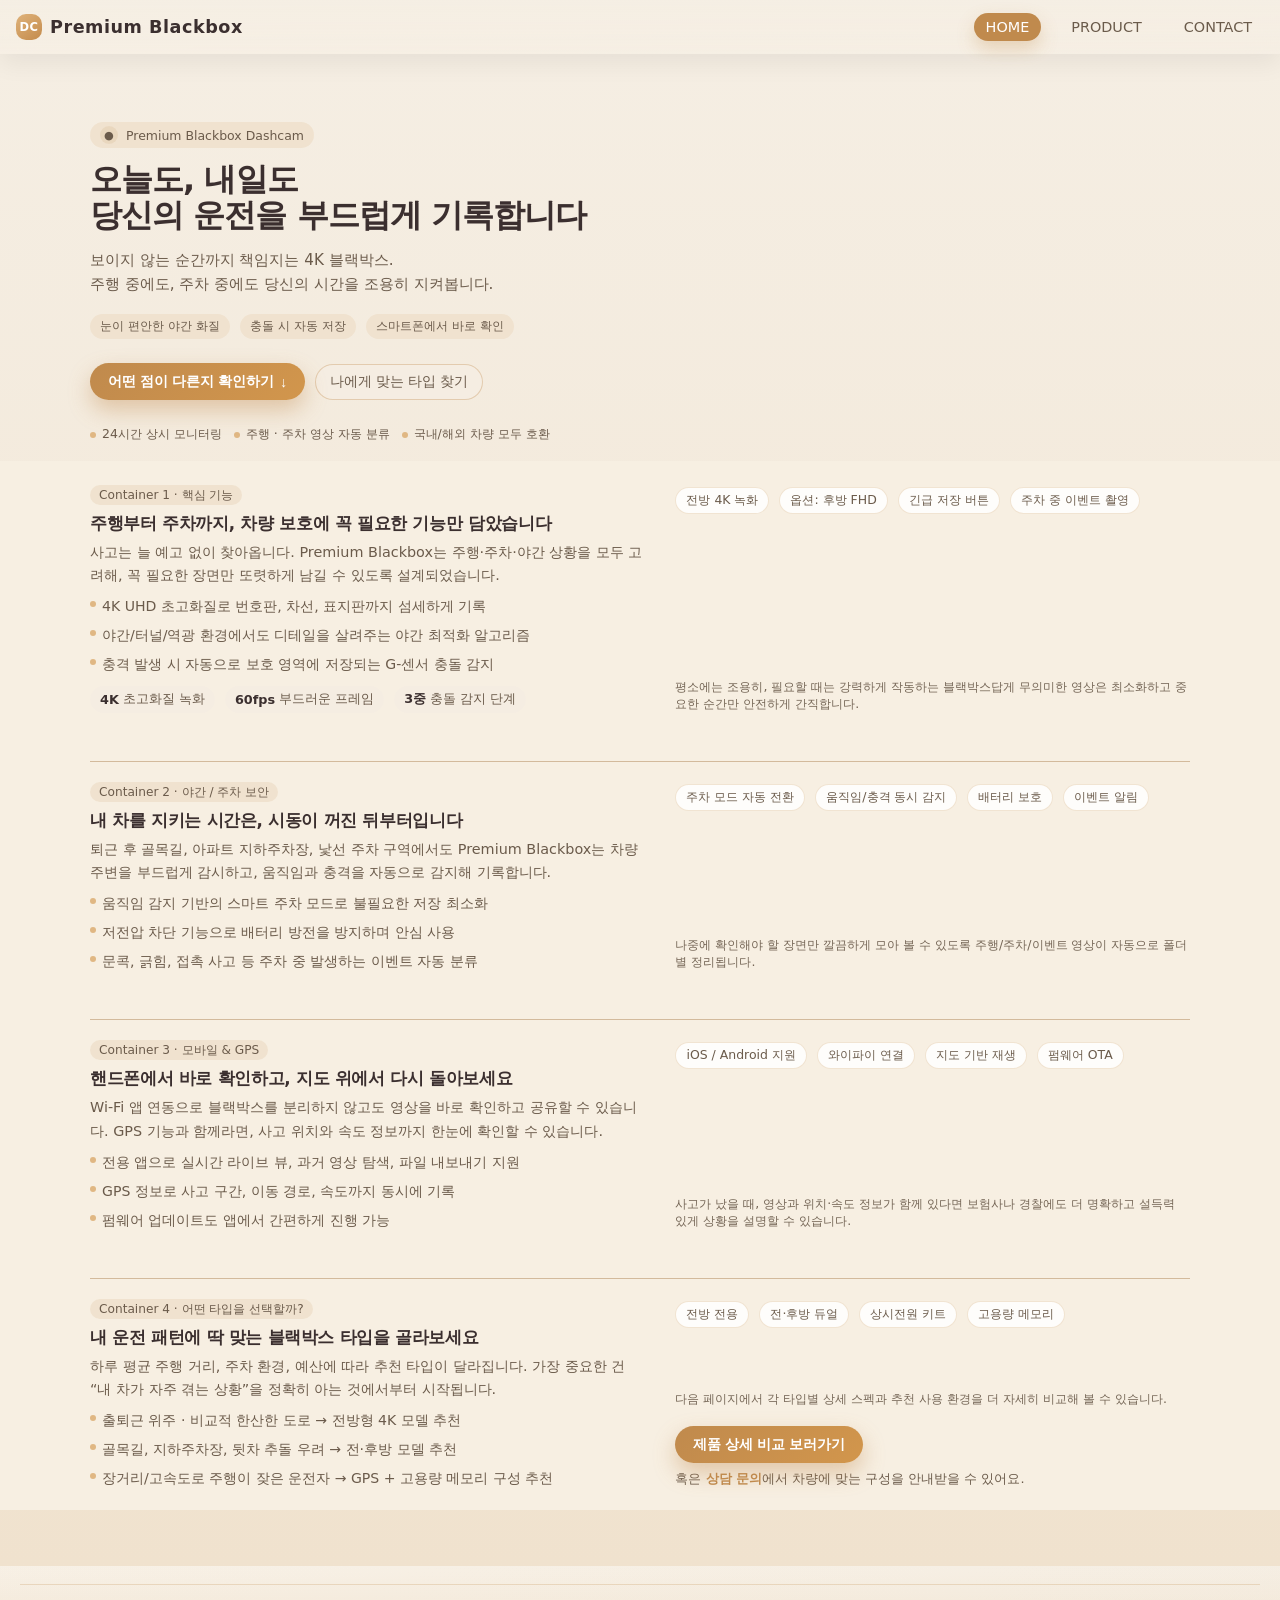
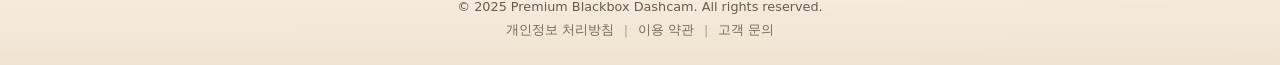
<file: html/index.html>
<!DOCTYPE html>
<html lang="ko">

<head>
  <meta charset="UTF-8" />
  <meta name="viewport" content="width=device-width, initial-scale=1.0" />
  <title>Premium Blackbox Dashcam</title>

  <!-- 이 페이지 전용 스타일 (부드러운 베이지 톤 + 반응형 + 스크롤 등장) -->
  <style>
    :root {
      --bg-beige: #f5eee3;
      --bg-beige-deep: #f0e2ce;
      --card-bg: #ffffff;
      --accent: #c08a4d;
      --accent-soft: #e0b783;
      --text-main: #3b2f2f;
      --text-sub: #6b5b4b;
      --header-shadow: 0 10px 25px rgba(0, 0, 0, 0.06);
      --radius-lg: 18px;
      --radius-full: 999px;
      --transition-fast: 0.25s ease-out;
      --transition-slow: 0.6s ease-out;
      --page-padding: 0px;
    }

    * {
      box-sizing: border-box;
      margin: 0;
      padding: 0;
    }

    html,
    body {
      height: 100%;
    }

    body {
      font-family: system-ui, -apple-system, BlinkMacSystemFont, "Segoe UI", sans-serif;
      background: radial-gradient(circle at top left, #f9f2e7, var(--bg-beige));
      color: var(--text-main);
      -webkit-font-smoothing: antialiased;
    }

    a {
      color: inherit;
      text-decoration: none;
    }

    ul {
      list-style: none;
    }

    /* 공통 레이아웃 래퍼 */
    .page-shell {
      min-height: 100vh;
      display: flex;
      flex-direction: column;
    }

    /* 헤더 - 메인 색상 자연스럽게 연결 */
    .site-header {
      position: sticky;
      top: 0;
      z-index: 20;
      backdrop-filter: blur(14px);
      background: linear-gradient(to bottom,
          rgba(245, 238, 227, 0.98),
          rgba(245, 238, 227, 0.92),
          rgba(245, 238, 227, 0.75));
      box-shadow: var(--header-shadow);
    }

    .header-inner {
      width: 100%;
      margin: 0;
      padding: 14px 16px;
      display: flex;
      align-items: center;
      justify-content: space-between;
      gap: 16px;
    }

    .logo {
      font-size: 1.1rem;
      font-weight: 700;
      letter-spacing: 0.03em;
      color: var(--text-main);
      display: flex;
      align-items: center;
      gap: 8px;
    }

    .logo-badge {
      width: 26px;
      height: 26px;
      border-radius: 10px;
      background: linear-gradient(145deg, #dfb27a, #c48b4c);
      display: flex;
      align-items: center;
      justify-content: center;
      color: #fff;
      font-size: 0.72rem;
      font-weight: 700;
    }

    .main-nav ul {
      display: flex;
      gap: 18px;
      font-size: 0.9rem;
      color: var(--text-sub);
    }

    .main-nav a {
      padding: 6px 12px;
      border-radius: 999px;
      transition: background-color var(--transition-fast), color var(--transition-fast),
        transform 0.15s ease-out;
    }

    .main-nav a:hover {
      background-color: rgba(192, 138, 77, 0.08);
      color: var(--text-main);
      transform: translateY(-1px);
    }

    .main-nav a.is-primary {
      background: var(--accent);
      color: #fff;
      box-shadow: 0 8px 18px rgba(192, 138, 77, 0.3);
    }

    /* 메인 */
    main {
      flex: 1;
      background: linear-gradient(to bottom, var(--bg-beige), var(--bg-beige-deep));
    }

    .main-inner {
      width: 100%;
      margin: 0;
      padding: 32px var(--page-padding) 56px;
    }

    /* Hero 섹션 */
    .hero {
      padding: 36px 20px 18px;
      display: flex;
      justify-content: center;
      position: relative;
    }

    .hero-left {
      width: 100%;
      max-width: 1100px;
      display: flex;
      flex-direction: column;
      gap: 14px;
    }

    .hero-kicker {
      display: inline-flex;
      align-items: center;
      gap: 8px;
      font-size: 0.78rem;
      color: var(--text-sub);
      background: rgba(240, 226, 206, 0.9);
      padding: 4px 10px;
      border-radius: var(--radius-full);
      width: fit-content;
    }

    .hero-kicker span {
      display: inline-flex;
      align-items: center;
      justify-content: center;
      width: 18px;
      height: 18px;
      border-radius: 999px;
      background: rgba(192, 138, 77, 0.12);
      font-size: 0.7rem;
    }

    .hero-title {
      font-size: clamp(1.7rem, 3vw, 2rem);
      line-height: 1.12;
      letter-spacing: -0.03em;
      color: var(--text-main);
    }

    .hero-sub {
      font-size: 0.95rem;
      color: var(--text-sub);
      line-height: 1.6;
    }

    .hero-highlight {
      display: flex;
      flex-wrap: wrap;
      gap: 10px;
      margin-top: 4px;
    }

    .hero-chip {
      font-size: 0.78rem;
      color: var(--text-sub);
      padding: 4px 10px;
      border-radius: 999px;
      background: rgba(240, 226, 206, 0.9);
    }

    .hero-actions {
      display: flex;
      flex-wrap: wrap;
      gap: 10px;
      margin-top: 10px;
      align-items: center;
    }

    .btn-primary {
      border: none;
      outline: none;
      padding: 9px 18px;
      border-radius: var(--radius-full);
      background: linear-gradient(135deg, var(--accent), #d2964c);
      color: #fff;
      font-size: 0.9rem;
      font-weight: 600;
      cursor: pointer;
      display: inline-flex;
      align-items: center;
      gap: 6px;
      box-shadow: 0 10px 22px rgba(192, 138, 77, 0.4);
      transform: translateY(0);
      transition: transform 0.16s ease-out, box-shadow 0.16s ease-out, filter 0.16s ease-out;
    }

    .btn-primary:hover {
      transform: translateY(-1px);
      filter: brightness(1.03);
      box-shadow: 0 12px 26px rgba(192, 138, 77, 0.45);
    }

    .btn-ghost {
      border-radius: var(--radius-full);
      padding: 8px 14px;
      font-size: 0.85rem;
      border: 1px solid rgba(192, 138, 77, 0.35);
      background: rgba(246, 238, 227, 0.9);
      color: var(--text-sub);
      display: inline-flex;
      align-items: center;
      gap: 6px;
      cursor: pointer;
      transition: background-color 0.18s ease-out, border-color 0.18s ease-out, transform 0.16s ease-out;
    }

    .btn-ghost:hover {
      background: rgba(240, 226, 206, 0.9);
      border-color: rgba(192, 138, 77, 0.6);
      transform: translateY(-1px);
    }

    .hero-meta {
      margin-top: 12px;
      display: flex;
      flex-wrap: wrap;
      gap: 12px;
      font-size: 0.78rem;
      color: var(--text-sub);
    }

    .hero-meta-item {
      display: inline-flex;
      align-items: center;
      gap: 6px;
    }

    .hero-meta-dot {
      width: 6px;
      height: 6px;
      border-radius: 999px;
      background: var(--accent-soft);
    }

    /* Hero 오른쪽: 이번 버전에서는 비주얼 카드 미사용 */
    .hero-right {
      display: none;
    }

    /* 공통 섹션 컨테이너 (4개 카드) */
    .sections-grid {
      margin-top: 32px;
      display: flex;
      flex-direction: column;
      gap: 0;
    }

    .section-card {
      border-radius: 0;
      margin: 0;
      background: #f7efe2;
      box-shadow: none;
      padding: 26px 16px 22px;
      position: relative;
      overflow: hidden;
    }

    .section-card-inner {
      max-width: 1100px;
      margin: 0 auto;
      display: grid;
      grid-template-columns: minmax(0, 1.3fr) minmax(0, 1.2fr);
      gap: 28px;
      border-top: 1px solid rgba(167, 120, 72, 0.45);
      padding-top: 22px;
    }

    /* 첫 번째 컨테이너는 구분선 제외 */
    #container-1 .section-card-inner {
      border-top: none;
      padding-top: 0;
    }

    .section-headline {
      font-size: 1.05rem;
      font-weight: 700;
      margin-bottom: 6px;
      letter-spacing: -0.02em;
      color: var(--text-main);
    }

    .section-tag {
      font-size: 0.76rem;
      color: var(--text-sub);
      margin-bottom: 8px;
    }

    .section-tag span {
      padding: 3px 9px;
      border-radius: 999px;
      background: rgba(240, 226, 206, 0.9);
    }

    .section-desc {
      font-size: 0.9rem;
      color: var(--text-sub);
      line-height: 1.6;
    }

    .section-list {
      margin-top: 10px;
      display: grid;
      gap: 10px;
      font-size: 0.88rem;
      color: var(--text-sub);
    }

    .section-list-item {
      display: flex;
      gap: 6px;
    }

    .section-list-bullet {
      margin-top: 4px;
      width: 6px;
      height: 6px;
      border-radius: 999px;
      background: var(--accent-soft);
      flex-shrink: 0;
    }

    .section-metric-wrap {
      display: flex;
      flex-wrap: wrap;
      gap: 10px;
      margin-top: 12px;
      font-size: 0.8rem;
    }

    .metric-pill {
      padding: 5px 10px;
      border-radius: 999px;
      background: rgba(246, 238, 227, 0.9);
      color: var(--text-sub);
      display: inline-flex;
      gap: 4px;
      align-items: center;
    }

    .metric-pill strong {
      color: var(--text-main);
    }

    .section-right {
      display: flex;
      flex-direction: column;
      justify-content: space-between;
      gap: 10px;
    }

    .pill-row {
      display: flex;
      flex-wrap: wrap;
      gap: 10px;
      font-size: 0.78rem;
    }

    .pill {
      padding: 4px 10px;
      border-radius: 999px;
      background: rgba(255, 255, 255, 0.85);
      border: 1px solid rgba(240, 226, 206, 0.9);
      color: var(--text-sub);
    }

    .section-note {
      margin-top: auto;
      font-size: 0.78rem;
      color: var(--text-sub);
      opacity: 0.92;
    }

    .cta-footer {
      margin-top: 8px;
      display: flex;
      flex-wrap: wrap;
      gap: 8px;
      font-size: 0.8rem;
      color: var(--text-sub);
      align-items: center;
    }

    .cta-link {
      font-weight: 600;
      color: var(--accent);
      display: inline-flex;
      align-items: center;
      gap: 4px;
    }

    /* 스크롤 등장 애니메이션 공통 */
    .reveal-section {
      opacity: 0;
      transform: translateY(28px) scale(0.98);
      filter: blur(3px);
      transform-origin: center top;
      transition:
        opacity var(--transition-slow),
        transform var(--transition-slow),
        filter var(--transition-slow);
    }

    .reveal-section.is-visible {
      opacity: 1;
      transform: translateY(0) scale(1);
      filter: blur(0);
    }

    /* 푸터 */
    .site-footer {
      padding: 18px 20px 26px;
      text-align: center;
      font-size: 0.8rem;
      color: var(--text-sub);
      background: linear-gradient(to top, rgba(240, 226, 206, 0.9), transparent);
    }

    .footer-inner {
      width: 100%;
      margin: 0;
      border-top: 1px solid rgba(192, 138, 77, 0.25);
      padding-top: 14px;
      display: flex;
      flex-direction: column;
      gap: 8px;
      align-items: center;
      justify-content: center;
    }

    .footer-links {
      display: flex;
      flex-wrap: wrap;
      gap: 10px;
      justify-content: center;
    }

    .footer-links a {
      opacity: 0.9;
    }

    .footer-links span {
      opacity: 0.5;
    }

    /* 반응형 */
    @media (max-width: 880px) {
      .header-inner {
        padding-inline: 12px;
      }

      .main-inner {
        padding-inline: 12px;
      }

      .hero {
        padding: 26px 16px 14px;
      }

      .hero-right {
        order: -1;
      }

      .device-card {
        max-width: 100%;
      }

      .section-card {
        padding-inline: 12px;
      }

      .section-card-inner {
        grid-template-columns: 1fr;
      }

      .section-right {
        border-top: 1px dashed rgba(192, 138, 77, 0.22);
        padding-top: 12px;
      }
    }

    @media (max-width: 640px) {
      .header-inner {
        gap: 10px;
      }

      .main-nav ul {
        gap: 8px;
        font-size: 0.78rem;
      }

      .hero-title {
        font-size: 1.45rem;
      }

      .hero-sub {
        font-size: 0.9rem;
      }

      .sections-grid {
        gap: 18px;
      }

      .section-headline {
        font-size: 1rem;
      }
    }
  </style>
</head>

<body>
  <div class="page-shell">
    <!-- 헤더 -->
    <header class="site-header">
      <div class="header-inner">
        <div class="logo">
          <div class="logo-badge">DC</div>
          <span>Premium Blackbox</span>
        </div>
        <nav class="main-nav">
          <ul>
            <li><a href="index.html" class="is-primary">HOME</a></li>
            <li><a href="product.html">PRODUCT</a></li>
            <li><a href="contact.html">CONTACT</a></li>
          </ul>
        </nav>
      </div>
    </header>

    <!-- 메인 -->
    <main>
      <div class="main-inner">
        <!-- Hero (배경과 자연스럽게 어우러지는 광고 멘트 영역) -->
        <section class="hero">
          <div class="hero-left">
            <div class="hero-kicker">
              <span>●</span>
              Premium Blackbox Dashcam
            </div>
            <h1 class="hero-title">
              오늘도, 내일도<br />
              당신의 운전을 부드럽게 기록합니다
            </h1>
            <p class="hero-sub">
              보이지 않는 순간까지 책임지는 4K 블랙박스.<br />
              주행 중에도, 주차 중에도 당신의 시간을 조용히 지켜봅니다.
            </p>
            <div class="hero-highlight">
              <span class="hero-chip">눈이 편안한 야간 화질</span>
              <span class="hero-chip">충돌 시 자동 저장</span>
              <span class="hero-chip">스마트폰에서 바로 확인</span>
            </div>
            <div class="hero-actions">
              <button class="btn-primary" onclick="scrollToContainer(1)">
                어떤 점이 다른지 확인하기
                <span>↓</span>
              </button>
              <button class="btn-ghost" onclick="scrollToContainer(4)">
                나에게 맞는 타입 찾기
              </button>
            </div>
            <div class="hero-meta">
              <div class="hero-meta-item">
                <div class="hero-meta-dot"></div>
                24시간 상시 모니터링
              </div>
              <div class="hero-meta-item">
                <div class="hero-meta-dot"></div>
                주행 · 주차 영상 자동 분류
              </div>
              <div class="hero-meta-item">
                <div class="hero-meta-dot"></div>
                국내/해외 차량 모두 호환
              </div>
            </div>
          </div>
        </section>

        <!-- 컨테이너 1: 핵심 기능 -->
        <section class="section-card reveal-section" id="container-1">
          <div class="section-card-inner">
            <div>
              <div class="section-tag"><span>Container 1 · 핵심 기능</span></div>
              <h2 class="section-headline">주행부터 주차까지, 차량 보호에 꼭 필요한 기능만 담았습니다</h2>
              <p class="section-desc">
                사고는 늘 예고 없이 찾아옵니다. Premium Blackbox는 주행·주차·야간 상황을 모두 고려해,
                꼭 필요한 장면만 또렷하게 남길 수 있도록 설계되었습니다.
              </p>
              <div class="section-list">
                <div class="section-list-item">
                  <div class="section-list-bullet"></div>
                  <div>4K UHD 초고화질로 번호판, 차선, 표지판까지 섬세하게 기록</div>
                </div>
                <div class="section-list-item">
                  <div class="section-list-bullet"></div>
                  <div>야간/터널/역광 환경에서도 디테일을 살려주는 야간 최적화 알고리즘</div>
                </div>
                <div class="section-list-item">
                  <div class="section-list-bullet"></div>
                  <div>충격 발생 시 자동으로 보호 영역에 저장되는 G-센서 충돌 감지</div>
                </div>
              </div>
              <div class="section-metric-wrap">
                <div class="metric-pill"><strong>4K</strong> 초고화질 녹화</div>
                <div class="metric-pill"><strong>60fps</strong> 부드러운 프레임</div>
                <div class="metric-pill"><strong>3중</strong> 충돌 감지 단계</div>
              </div>
            </div>
            <div class="section-right">
              <div class="pill-row">
                <span class="pill">전방 4K 녹화</span>
                <span class="pill">옵션: 후방 FHD</span>
                <span class="pill">긴급 저장 버튼</span>
                <span class="pill">주차 중 이벤트 촬영</span>
              </div>
              <p class="section-note">
                평소에는 조용히, 필요할 때는 강력하게 작동하는 블랙박스답게
                무의미한 영상은 최소화하고 중요한 순간만 안전하게 간직합니다.
              </p>
            </div>
          </div>
        </section>

        <!-- 컨테이너 2: 야간·주차 보안 -->
        <section class="section-card reveal-section" id="container-2">
          <div class="section-card-inner">
            <div>
              <div class="section-tag"><span>Container 2 · 야간 / 주차 보안</span></div>
              <h2 class="section-headline">내 차를 지키는 시간은, 시동이 꺼진 뒤부터입니다</h2>
              <p class="section-desc">
                퇴근 후 골목길, 아파트 지하주차장, 낯선 주차 구역에서도 Premium Blackbox는
                차량 주변을 부드럽게 감시하고, 움직임과 충격을 자동으로 감지해 기록합니다.
              </p>
              <div class="section-list">
                <div class="section-list-item">
                  <div class="section-list-bullet"></div>
                  <div>움직임 감지 기반의 스마트 주차 모드로 불필요한 저장 최소화</div>
                </div>
                <div class="section-list-item">
                  <div class="section-list-bullet"></div>
                  <div>저전압 차단 기능으로 배터리 방전을 방지하며 안심 사용</div>
                </div>
                <div class="section-list-item">
                  <div class="section-list-bullet"></div>
                  <div>문콕, 긁힘, 접촉 사고 등 주차 중 발생하는 이벤트 자동 분류</div>
                </div>
              </div>
            </div>
            <div class="section-right">
              <div class="pill-row">
                <span class="pill">주차 모드 자동 전환</span>
                <span class="pill">움직임/충격 동시 감지</span>
                <span class="pill">배터리 보호</span>
                <span class="pill">이벤트 알림</span>
              </div>
              <p class="section-note">
                나중에 확인해야 할 장면만 깔끔하게 모아 볼 수 있도록
                주행/주차/이벤트 영상이 자동으로 폴더별 정리됩니다.
              </p>
            </div>
          </div>
        </section>

        <!-- 컨테이너 3: 앱 연동 및 GPS -->
        <section class="section-card reveal-section" id="container-3">
          <div class="section-card-inner">
            <div>
              <div class="section-tag"><span>Container 3 · 모바일 & GPS</span></div>
              <h2 class="section-headline">핸드폰에서 바로 확인하고, 지도 위에서 다시 돌아보세요</h2>
              <p class="section-desc">
                Wi-Fi 앱 연동으로 블랙박스를 분리하지 않고도 영상을 바로 확인하고 공유할 수 있습니다.
                GPS 기능과 함께라면, 사고 위치와 속도 정보까지 한눈에 확인할 수 있습니다.
              </p>
              <div class="section-list">
                <div class="section-list-item">
                  <div class="section-list-bullet"></div>
                  <div>전용 앱으로 실시간 라이브 뷰, 과거 영상 탐색, 파일 내보내기 지원</div>
                </div>
                <div class="section-list-item">
                  <div class="section-list-bullet"></div>
                  <div>GPS 정보로 사고 구간, 이동 경로, 속도까지 동시에 기록</div>
                </div>
                <div class="section-list-item">
                  <div class="section-list-bullet"></div>
                  <div>펌웨어 업데이트도 앱에서 간편하게 진행 가능</div>
                </div>
              </div>
            </div>
            <div class="section-right">
              <div class="pill-row">
                <span class="pill">iOS / Android 지원</span>
                <span class="pill">와이파이 연결</span>
                <span class="pill">지도 기반 재생</span>
                <span class="pill">펌웨어 OTA</span>
              </div>
              <p class="section-note">
                사고가 났을 때, 영상과 위치·속도 정보가 함께 있다면
                보험사나 경찰에도 더 명확하고 설득력 있게 상황을 설명할 수 있습니다.
              </p>
            </div>
          </div>
        </section>

        <!-- 컨테이너 4: 추천 타입 & 다음 페이지 유도 -->
        <section class="section-card reveal-section" id="container-4">
          <div class="section-card-inner">
            <div>
              <div class="section-tag"><span>Container 4 · 어떤 타입을 선택할까?</span></div>
              <h2 class="section-headline">내 운전 패턴에 딱 맞는 블랙박스 타입을 골라보세요</h2>
              <p class="section-desc">
                하루 평균 주행 거리, 주차 환경, 예산에 따라 추천 타입이 달라집니다.
                가장 중요한 건 “내 차가 자주 겪는 상황”을 정확히 아는 것에서부터 시작됩니다.
              </p>
              <div class="section-list">
                <div class="section-list-item">
                  <div class="section-list-bullet"></div>
                  <div>출퇴근 위주 · 비교적 한산한 도로 &rarr; 전방형 4K 모델 추천</div>
                </div>
                <div class="section-list-item">
                  <div class="section-list-bullet"></div>
                  <div>골목길, 지하주차장, 뒷차 추돌 우려 &rarr; 전·후방 모델 추천</div>
                </div>
                <div class="section-list-item">
                  <div class="section-list-bullet"></div>
                  <div>장거리/고속도로 주행이 잦은 운전자 &rarr; GPS + 고용량 메모리 구성 추천</div>
                </div>
              </div>
            </div>
            <div class="section-right">
              <div class="pill-row">
                <span class="pill">전방 전용</span>
                <span class="pill">전·후방 듀얼</span>
                <span class="pill">상시전원 키트</span>
                <span class="pill">고용량 메모리</span>
              </div>
              <p class="section-note">
                다음 페이지에서 각 타입별 상세 스펙과 추천 사용 환경을
                더 자세히 비교해 볼 수 있습니다.
              </p>
              <div class="cta-footer">
                <button class="btn-primary" onclick="goToProduct()">
                  제품 상세 비교 보러가기
                </button>
                <span>혹은 <a href="contact.html" class="cta-link">상담 문의</a>에서 차량에 맞는 구성을 안내받을 수 있어요.</span>
              </div>
            </div>
          </div>
        </section>
      </div>
    </main>

    <!-- 푸터 -->
    <footer class="site-footer">
      <div class="footer-inner">
        <p>&copy; 2025 Premium Blackbox Dashcam. All rights reserved.</p>
        <div class="footer-links">
          <a href="#">개인정보 처리방침</a><span>|</span>
          <a href="#">이용 약관</a><span>|</span>
          <a href="contact.html">고객 문의</a>
        </div>
      </div>
    </footer>
  </div>

  <!-- 스크롤 등장 & 내비게이션 스크립트 -->
  <script>
    // 스크롤 시 컨테이너 순차 등장
    const revealSections = document.querySelectorAll('.reveal-section');

    const observer = new IntersectionObserver(
      (entries) => {
        entries.forEach((entry) => {
          if (entry.isIntersecting) {
            entry.target.classList.add('is-visible');
            // 한 번 보인 섹션은 더 이상 관찰 안 함
            observer.unobserve(entry.target);
          }
        });
      },
      {
        threshold: 0.18,
        rootMargin: '0px 0px -40px 0px',
      }
    );

    revealSections.forEach((section) => observer.observe(section));

    // Hero 버튼에서 특정 컨테이너로 스무스 스크롤
    function scrollToContainer(index) {
      const target = document.getElementById(`container-${index}`);
      if (target) {
        target.scrollIntoView({ behavior: 'smooth', block: 'start' });
      }
    }

    // 제품 페이지 이동
    function goToProduct() {
      window.location.href = 'product.html';
    }
  </script>
</body>

</html>
</file>
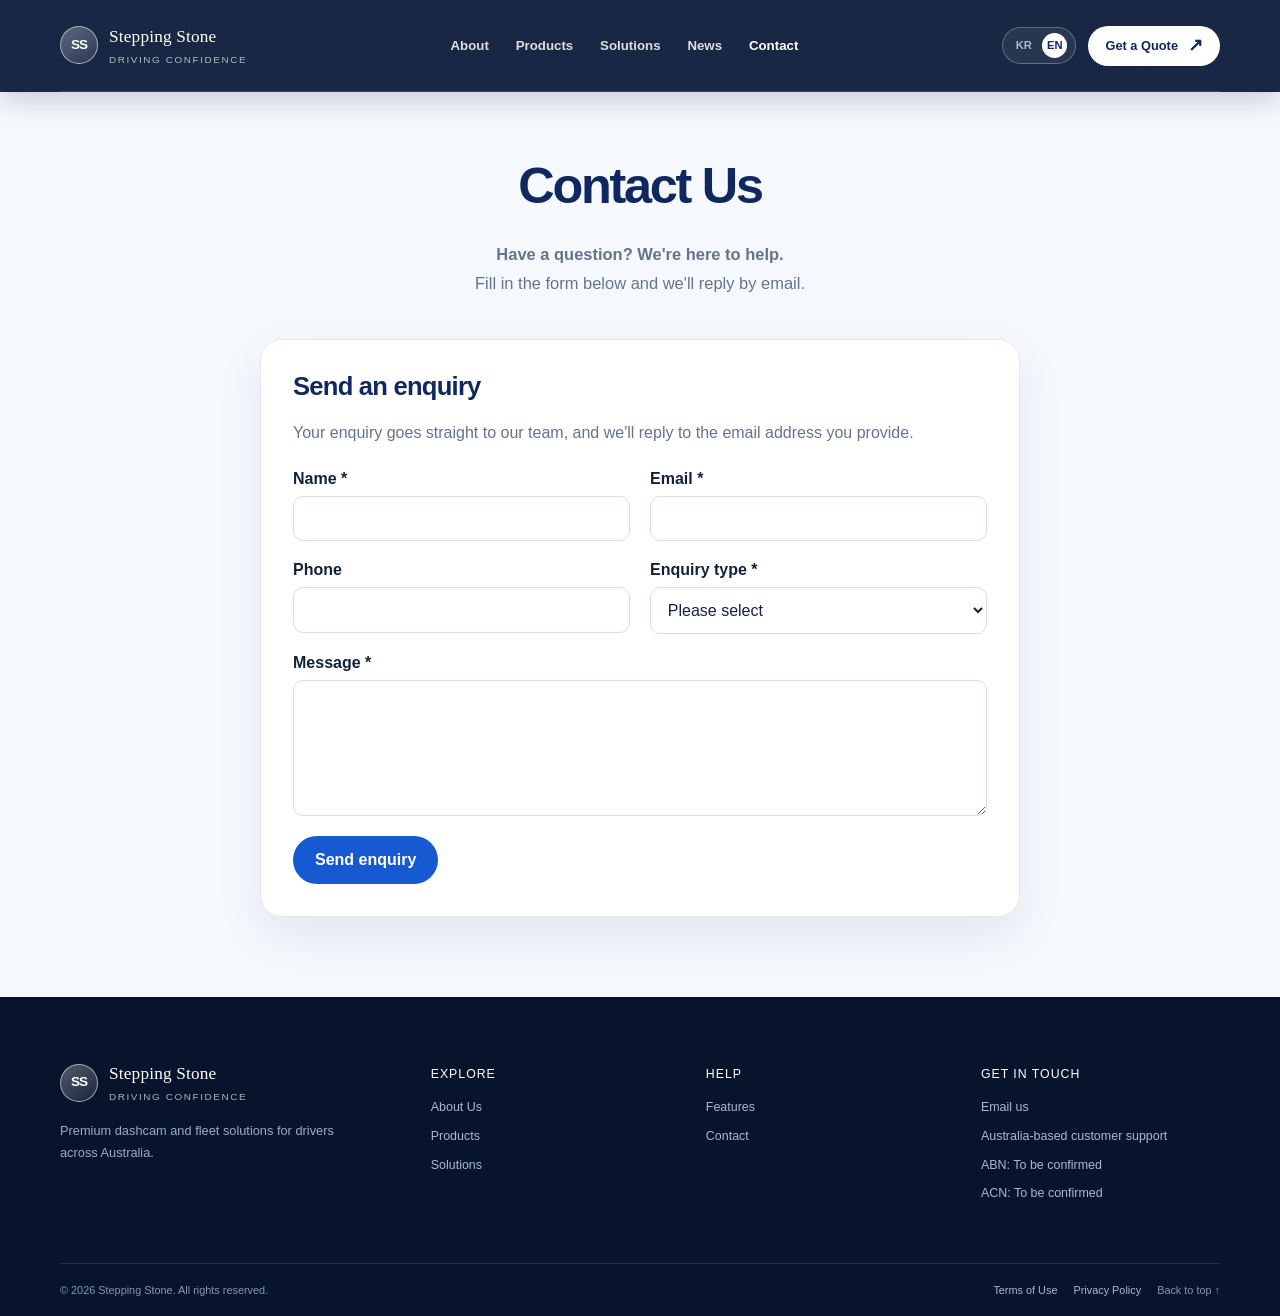
<file: html/contact.html>
<!DOCTYPE html>
<html lang="en">
<head>
  <meta charset="UTF-8">
  <meta name="viewport" content="width=device-width, initial-scale=1.0">
  <title>Contact | STEPPING STONE</title>
  <!-- 파일을 수정하면 ?v= 숫자를 올려 주세요. 브라우저가 예전 파일 대신 새 파일을 받아요. -->
  <link rel="stylesheet" href="../css/site-chrome.css?v=5">
  <link rel="stylesheet" href="../css/styleContact.css?v=5">
  <script src="../js/contact.js?v=5" defer></script>
</head>

<body id="top">
  <!-- 헤더: Home.html과 같은 구조 (스타일은 css/site-chrome.css) -->
  <header class="site-header">
    <div class="site-container header-inner">
      <a class="brand" href="Home.html" aria-label="Stepping Stone home">
        <span class="brand-mark" aria-hidden="true">SS</span>
        <span><span class="brand-name">Stepping Stone</span><span class="brand-caption">Driving confidence</span></span>
      </a>
      <nav class="main-nav" id="primary-navigation" aria-label="Primary navigation">
        <a href="Home.html#about"><span data-en="About" data-ko="브랜드">About</span></a>
        <a href="Home.html#products"><span data-en="Products" data-ko="제품">Products</span></a>
        <a href="Home.html#solutions"><span data-en="Solutions" data-ko="솔루션">Solutions</span></a>
        <a href="Home.html#news"><span data-en="News" data-ko="새 소식">News</span></a>
        <a href="#contact-form-title" aria-current="page"><span data-en="Contact" data-ko="문의하기">Contact</span></a>
      </nav>
      <div class="header-actions">
        <div class="language-switch" role="group" aria-label="Language">
          <button type="button" data-language="ko" aria-pressed="false" aria-label="한국어">KR</button>
          <button type="button" data-language="en" aria-pressed="true" aria-label="English">EN</button>
        </div>
        <a class="button header-quote" href="#contact-form-title"><span data-en="Get a Quote" data-ko="견적 문의">Get a Quote</span><span class="arrow" aria-hidden="true">↗</span></a>
        <button class="menu-toggle" type="button" aria-expanded="false" aria-controls="primary-navigation" aria-label="Open menu">☰</button>
      </div>
    </div>
  </header>

  <div class="wrapper">
    <div class="contact-container">
      <h1 data-en="Contact Us" data-ko="문의하기">Contact Us</h1>
      <p>
        <b data-en="Have a question? We're here to help." data-ko="궁금한 점을 문의해 주세요.">Have a question? We're here to help.</b><br>
        <span data-en="Fill in the form below and we'll reply by email." data-ko="아래 양식을 작성해 주시면 이메일로 답변드리겠습니다.">Fill in the form below and we'll reply by email.</span>
      </p>

      <section class="contact-form-section" aria-labelledby="contact-form-title">
        <h2 id="contact-form-title" data-en="Send an enquiry" data-ko="문의하기">Send an enquiry</h2>
        <p class="form-notice" data-en="Your enquiry goes straight to our team, and we'll reply to the email address you provide." data-ko="보내주신 문의는 담당자 이메일로 전달되며, 입력하신 이메일로 답변드리겠습니다.">Your enquiry goes straight to our team, and we'll reply to the email address you provide.</p>
        <form class="contact-form" id="contact-form" action="https://api.web3forms.com/submit" method="POST">
          <input type="hidden" name="access_key" value="7495a15f-b08f-49db-9c82-1379f8e0a2d2">
          <input type="hidden" name="subject" value="STEPPING STONE 새 문의">
          <input type="hidden" name="from_name" value="STEPPING STONE 웹사이트">
          <input type="hidden" name="language" id="contact-language" value="en">
          <input class="form-honeypot" type="checkbox" name="botcheck" tabindex="-1" autocomplete="off" aria-hidden="true">

          <div class="form-field">
            <label for="contact-name"><span data-en="Name" data-ko="이름">Name</span> <span aria-hidden="true">*</span></label>
            <input id="contact-name" name="name" type="text" autocomplete="name" required>
          </div>

          <div class="form-field">
            <label for="contact-email"><span data-en="Email" data-ko="이메일">Email</span> <span aria-hidden="true">*</span></label>
            <input id="contact-email" name="email" type="email" autocomplete="email" required>
          </div>

          <div class="form-field">
            <label for="contact-phone"><span data-en="Phone" data-ko="연락처">Phone</span></label>
            <input id="contact-phone" name="phone" type="tel" autocomplete="tel">
          </div>

          <div class="form-field">
            <label for="contact-topic"><span data-en="Enquiry type" data-ko="문의 유형">Enquiry type</span> <span aria-hidden="true">*</span></label>
            <select id="contact-topic" name="inquiry_type" required>
              <option value="" selected disabled data-en="Please select" data-ko="선택해 주세요">Please select</option>
              <option value="제품 문의" data-en="Product enquiry" data-ko="제품 문의">Product enquiry</option>
              <option value="구매 및 배송" data-en="Purchase &amp; delivery" data-ko="구매 및 배송">Purchase &amp; delivery</option>
              <option value="기술 지원" data-en="Technical support" data-ko="기술 지원">Technical support</option>
              <option value="기타" data-en="Other" data-ko="기타">Other</option>
            </select>
          </div>

          <div class="form-field form-field-full">
            <label for="contact-message"><span data-en="Message" data-ko="문의 내용">Message</span> <span aria-hidden="true">*</span></label>
            <textarea id="contact-message" name="message" rows="6" required></textarea>
          </div>

          <button class="contact-submit" type="submit" data-en="Send enquiry" data-ko="문의 보내기">Send enquiry</button>
          <p class="form-status" id="form-status" role="status" aria-live="polite" hidden></p>
        </form>
      </section>

    </div>
  </div>

  <!-- 푸터: Home.html과 같은 구조 -->
  <footer class="site-footer">
    <div class="site-container footer-main">
      <div class="footer-brand">
        <a class="brand" href="Home.html"><span class="brand-mark" aria-hidden="true">SS</span><span><span class="brand-name">Stepping Stone</span><span class="brand-caption">Driving confidence</span></span></a>
        <p data-en="Premium dashcam and fleet solutions for drivers across Australia." data-ko="호주 전역의 운전자에게 프리미엄 블랙박스와 차량 관제 솔루션을 제공합니다.">Premium dashcam and fleet solutions for drivers across Australia.</p>
      </div>
      <div class="footer-column"><h3 data-en="Explore" data-ko="둘러보기">Explore</h3><a href="Home.html#about" data-en="About Us" data-ko="회사 소개">About Us</a><a href="Home.html#products" data-en="Products" data-ko="제품">Products</a><a href="Home.html#solutions" data-en="Solutions" data-ko="솔루션">Solutions</a></div>
      <div class="footer-column"><h3 data-en="Help" data-ko="고객 지원">Help</h3><a href="Home.html#support" data-en="Features" data-ko="주요 기능">Features</a><a href="#contact-form-title" data-en="Contact" data-ko="문의하기">Contact</a></div>
      <div class="footer-column"><h3 data-en="Get in touch" data-ko="연락처">Get in touch</h3><a href="#contact-form-title" data-en="Email us" data-ko="이메일 문의">Email us</a><p data-en="Australia-based customer support" data-ko="호주 현지 고객 지원">Australia-based customer support</p><p>ABN: <span data-en="To be confirmed" data-ko="확인 후 기재">To be confirmed</span></p><p>ACN: <span data-en="To be confirmed" data-ko="확인 후 기재">To be confirmed</span></p></div>
    </div>
    <div class="site-container footer-bottom">
      <span>© <span id="current-year">2026</span> Stepping Stone. <span data-en="All rights reserved." data-ko="All rights reserved.">All rights reserved.</span></span>
      <div class="footer-legal">
        <button type="button" data-open-dialog="terms-dialog" data-en="Terms of Use" data-ko="이용약관">Terms of Use</button>
        <button type="button" data-open-dialog="privacy-dialog" data-en="Privacy Policy" data-ko="개인정보처리방침">Privacy Policy</button>
        <a href="#top" data-en="Back to top ↑" data-ko="맨 위로 ↑">Back to top ↑</a>
      </div>
    </div>
  </footer>

  <dialog class="legal-dialog" id="terms-dialog" aria-labelledby="terms-title">
    <h2 id="terms-title" data-en="Terms of Use" data-ko="이용약관">Terms of Use</h2>
    <p><span data-en="The current terms will be published here. Please " data-ko="최신 이용약관이 준비되면 이곳에 게시됩니다. 서비스 이용 전 최신 약관은 ">The current terms will be published here. Please </span><a href="#contact-form-title" data-close-link data-en="contact us" data-ko="문의 양식으로 확인해 주세요">contact us</a><span data-en=" for the latest terms before using this service." data-ko="."> for the latest terms before using this service.</span></p>
    <button class="button button-primary" type="button" data-close-dialog data-en="Close" data-ko="닫기">Close</button>
  </dialog>
  <dialog class="legal-dialog" id="privacy-dialog" aria-labelledby="privacy-title">
    <h2 id="privacy-title" data-en="Privacy Policy" data-ko="개인정보처리방침">Privacy Policy</h2>
    <p><span data-en="The current privacy policy will be published here. For privacy enquiries, " data-ko="최신 개인정보처리방침이 준비되면 이곳에 게시됩니다. 개인정보 관련 문의는 ">The current privacy policy will be published here. For privacy enquiries, </span><a href="#contact-form-title" data-close-link data-en="contact us" data-ko="문의 양식을 이용해 주세요">contact us</a>.</p>
    <button class="button button-primary" type="button" data-close-dialog data-en="Close" data-ko="닫기">Close</button>
  </dialog>
</body>
</html>
</file>
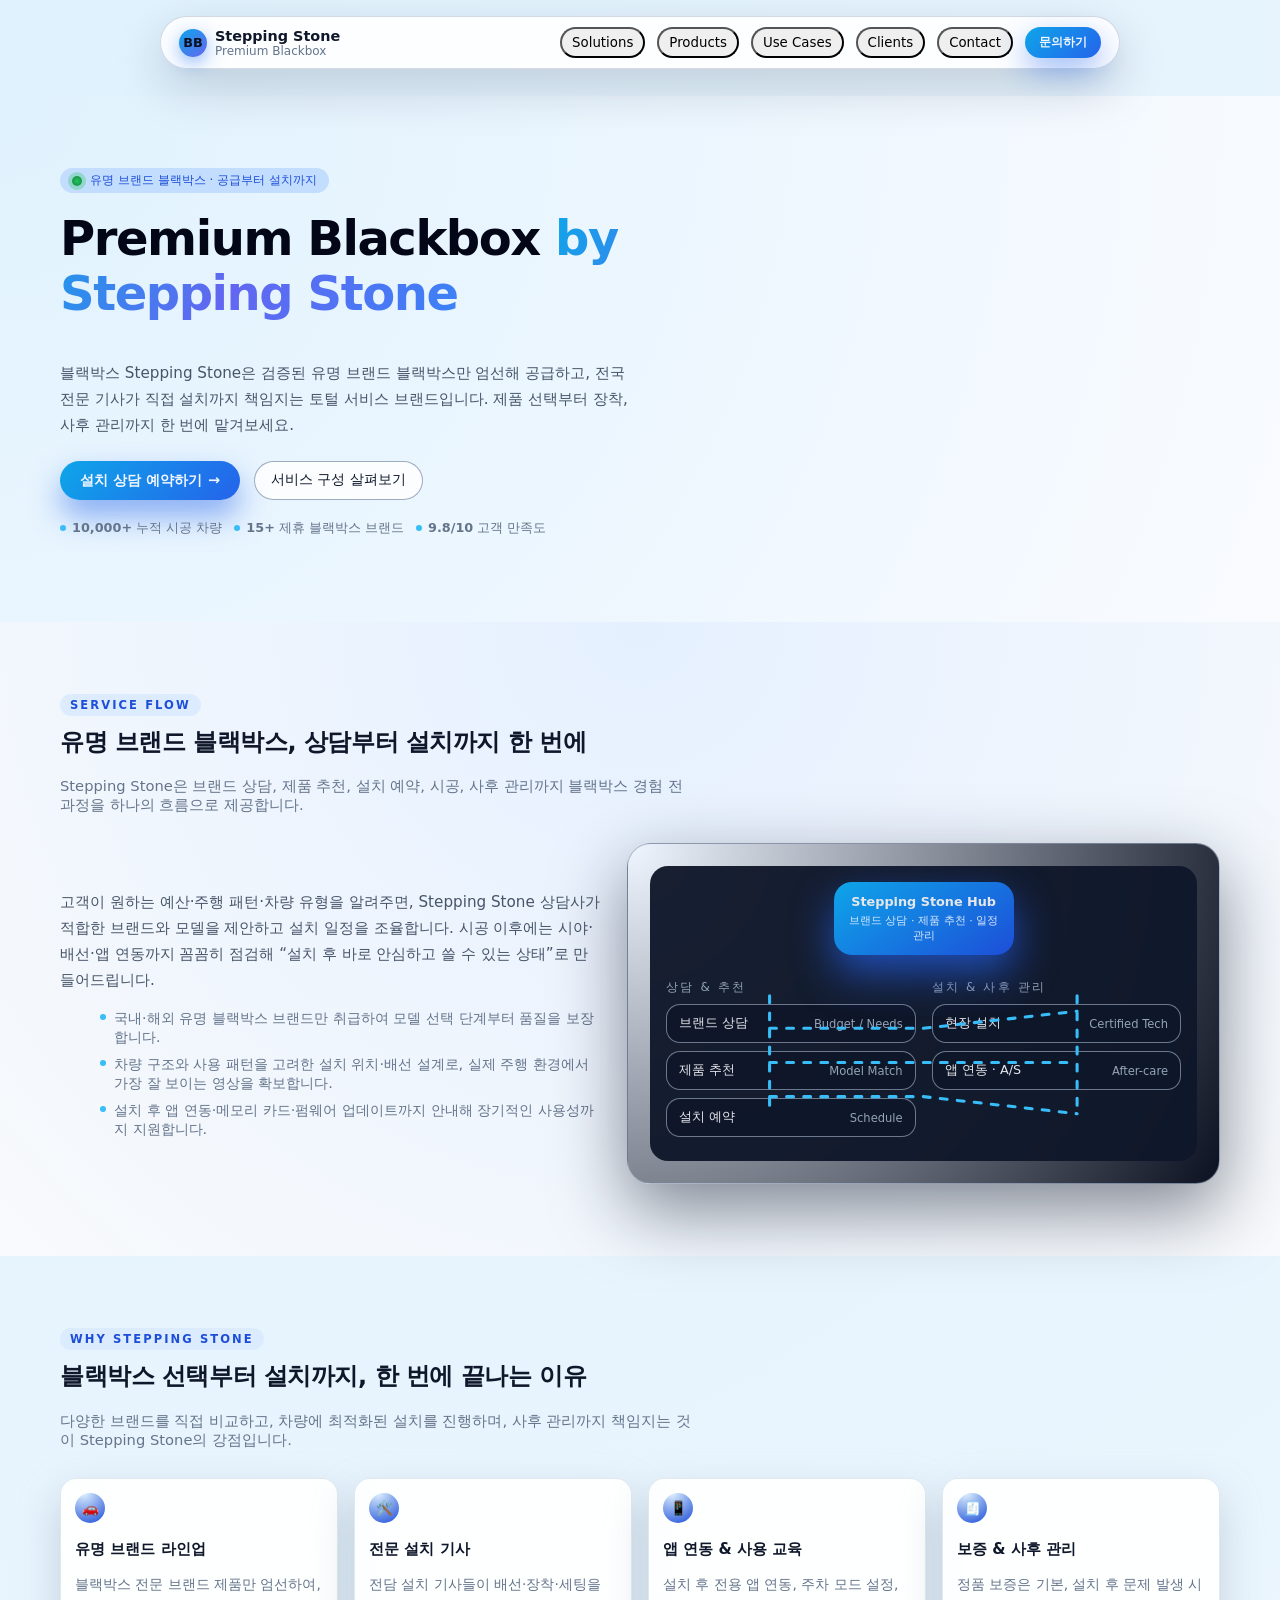
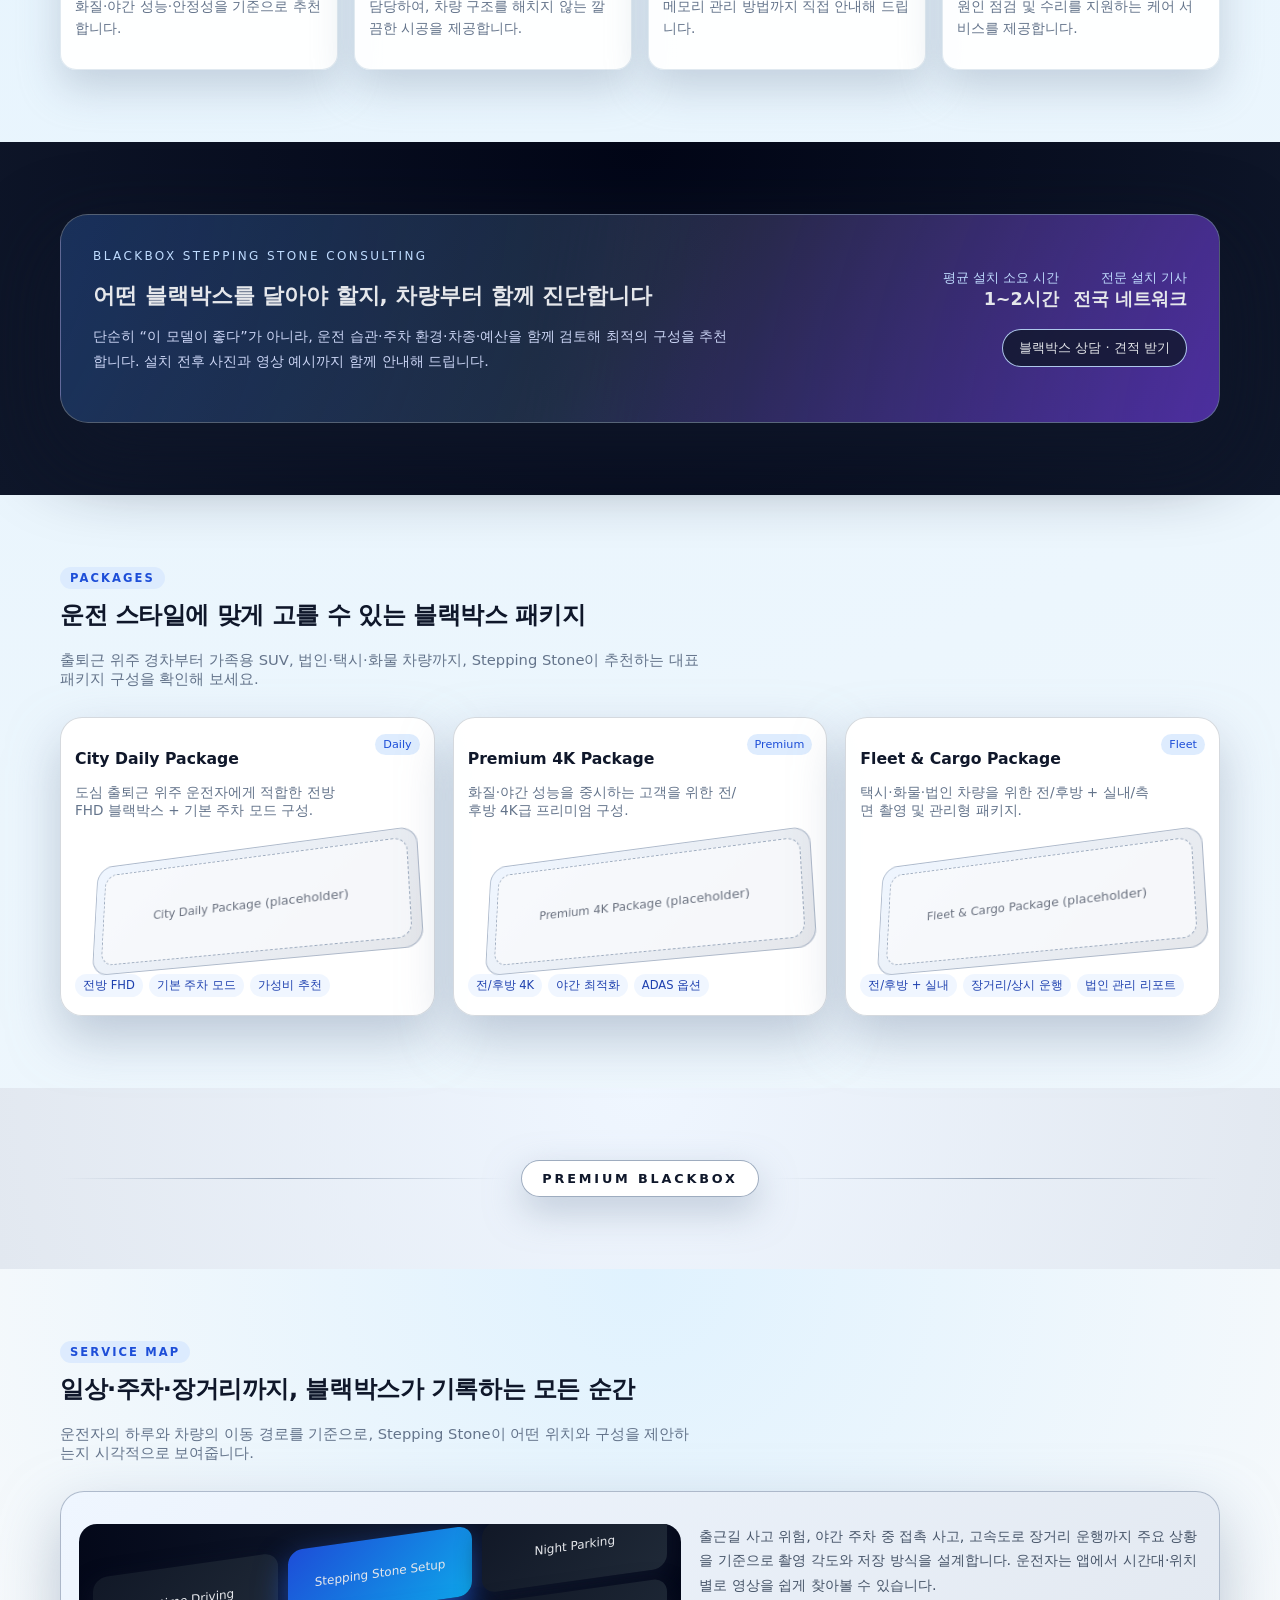
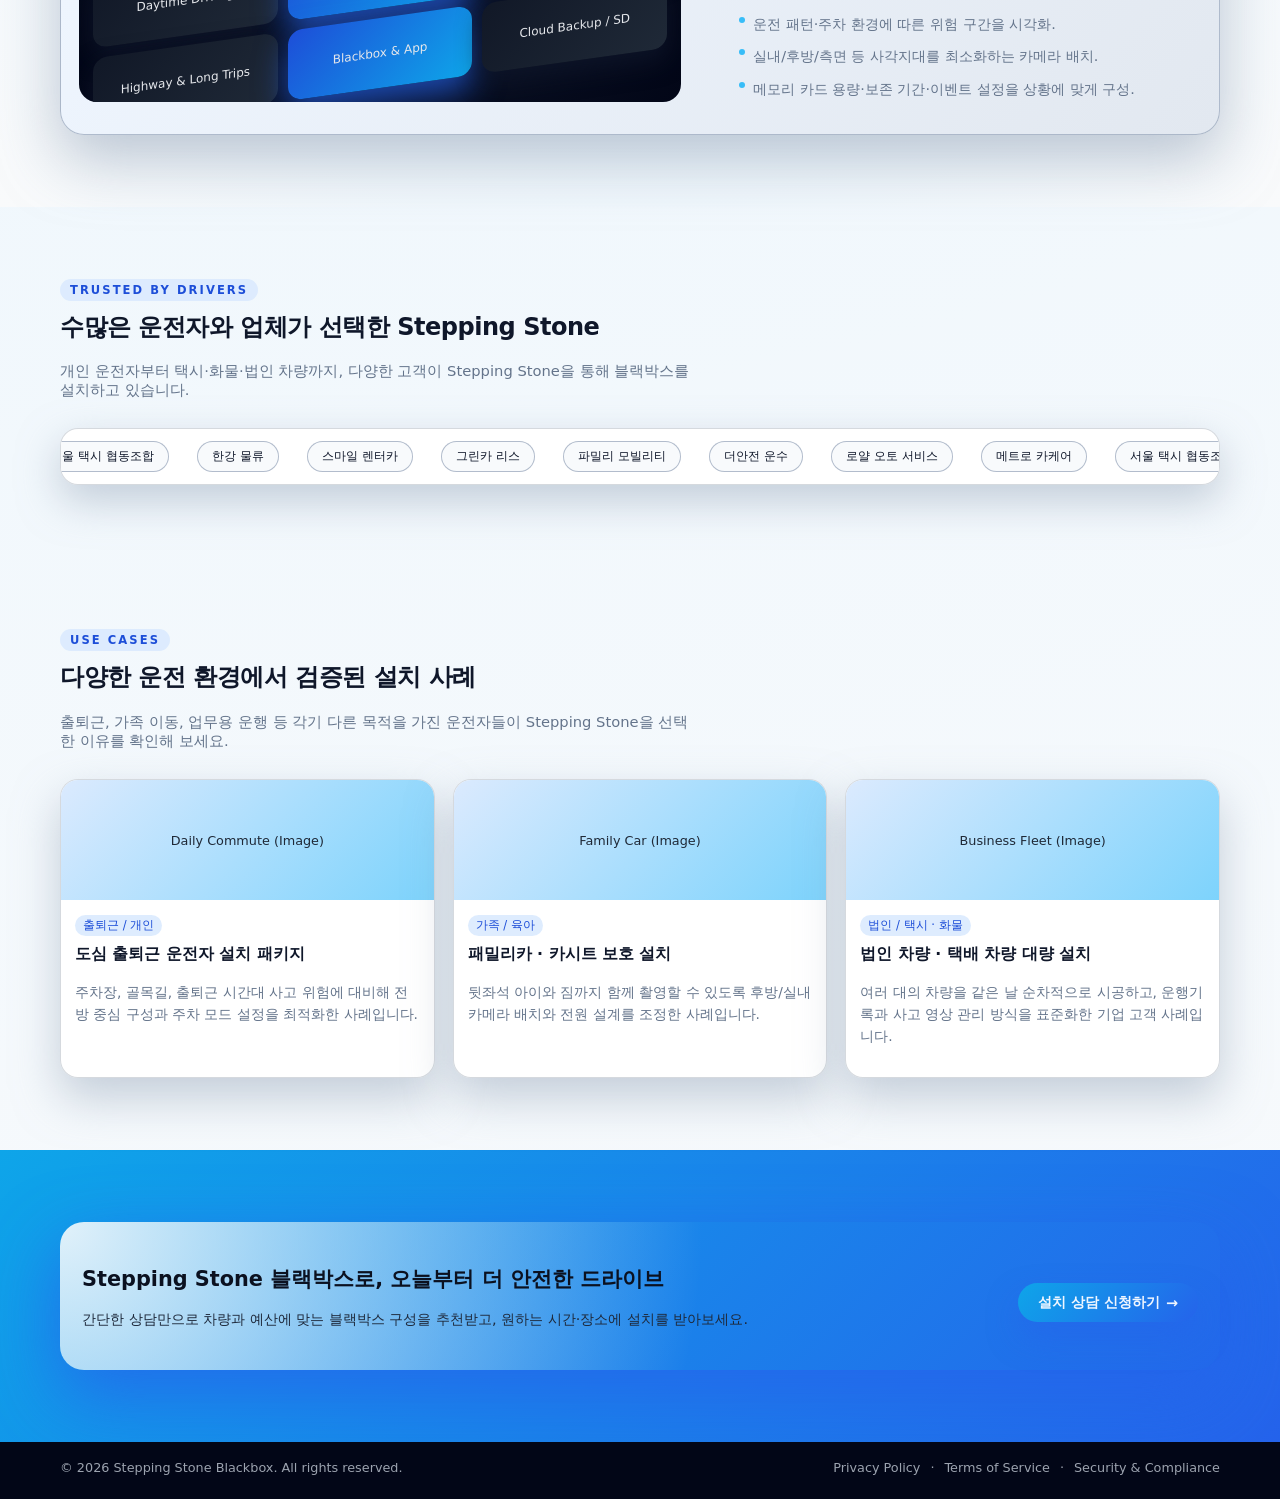
<file: html/HomePage.html>
<!DOCTYPE html>
<html lang="ko">
  <head>
    <meta charset="UTF-8" />
    <meta name="viewport" content="width=device-width, initial-scale=1.0" />
    <title>Stepping Stone Blackbox | Premium Dashcam & Installation</title>
    <!-- Global stylesheet -->
    <link rel="stylesheet" href="styles.css" />
  </head>
  <body>
    <!-- ============================
         Fixed Rounded Navigation
         ============================ -->
    <div class="nav-wrapper" aria-hidden="false">
      <nav class="nav-pill" aria-label="Primary">
        <div class="nav-logo">
          <div class="nav-logo-badge">BB</div>
          <div>
            <div class="nav-logo-text-main">Stepping Stone</div>
            <div class="nav-logo-text-sub">Premium Blackbox</div>
          </div>
        </div>
        <button class="nav-menu-toggle" aria-label="Menu">
          ☰
        </button>
        <div class="nav-menu">
          <button class="nav-link" data-scroll="#solutions">Solutions</button>
          <button class="nav-link" data-scroll="#products">Products</button>
          <button class="nav-link" data-scroll="#use-cases">Use Cases</button>
          <button class="nav-link" data-scroll="#clients">Clients</button>
          <button class="nav-link" data-scroll="#contact">Contact</button>
          <button class="nav-cta" data-scroll="#contact">문의하기</button>
        </div>
      </nav>
    </div>

    <main>
      <!-- ============================
           Hero Section
           ============================ -->
      <section class="hero section" id="top">
        <div class="page-container">
          <div class="hero-grid">
            <div>
              <div class="hero-kicker">
                <span class="hero-kicker-dot"></span>
                유명 브랜드 블랙박스 · 공급부터 설치까지
              </div>
              <h1 class="hero-title">
                Premium Blackbox
                <span>by Stepping Stone</span>
              </h1>
              <p class="hero-subtitle">
                블랙박스 Stepping Stone은 검증된 유명 브랜드 블랙박스만 엄선해
                공급하고, 전국 전문 기사가 직접 설치까지 책임지는 토털 서비스
                브랜드입니다. 제품 선택부터 장착, 사후 관리까지 한 번에
                맡겨보세요.
              </p>
              <div class="hero-actions">
                <button class="btn-primary" data-scroll="#contact">
                  설치 상담 예약하기
                  <span>→</span>
                </button>
                <button class="btn-ghost" data-scroll="#solutions">
                  서비스 구성 살펴보기
                </button>
              </div>
              <dl class="hero-meta" aria-label="Key metrics">
                <div class="hero-meta-item">
                  <span class="hero-meta-dot"></span>
                  <div>
                    <strong>10,000+</strong> 누적 시공 차량
                  </div>
                </div>
                <div class="hero-meta-item">
                  <span class="hero-meta-dot"></span>
                  <div>
                    <strong>15+</strong> 제휴 블랙박스 브랜드
                  </div>
                </div>
                <div class="hero-meta-item">
                  <span class="hero-meta-dot"></span>
                  <div>
                    <strong>9.8/10</strong> 고객 만족도
                  </div>
                </div>
              </dl>
            </div>
          </div>
        </div>
      </section>

      <!-- ============================
           Solution Architecture
           ============================ -->
      <section class="architecture section" id="solutions">
        <div class="page-container">
          <header class="section-header">
            <div class="section-eyebrow">Service Flow</div>
            <h2 class="section-title">
              유명 브랜드 블랙박스, 상담부터 설치까지 한 번에
            </h2>
            <p class="section-subtitle">
              Stepping Stone은 브랜드 상담, 제품 추천, 설치 예약, 시공, 사후
              관리까지 블랙박스 경험 전 과정을 하나의 흐름으로 제공합니다.
            </p>
          </header>
          <div class="architecture-grid">
            <div>
              <p class="architecture-description">
                고객이 원하는 예산·주행 패턴·차량 유형을 알려주면, Stepping Stone
                상담사가 적합한 브랜드와 모델을 제안하고 설치 일정을
                조율합니다. 시공 이후에는 시야·배선·앱 연동까지 꼼꼼히 점검해
                &ldquo;설치 후 바로 안심하고 쓸 수 있는 상태&rdquo;로
                만들어드립니다.
              </p>
              <ul class="architecture-list">
                <li>
                  <span class="architecture-list-bullet"></span>
                  <span>
                    국내·해외 유명 블랙박스 브랜드만 취급하여 모델 선택 단계부터
                    품질을 보장합니다.
                  </span>
                </li>
                <li>
                  <span class="architecture-list-bullet"></span>
                  <span>
                    차량 구조와 사용 패턴을 고려한 설치 위치·배선 설계로, 실제
                    주행 환경에서 가장 잘 보이는 영상을 확보합니다.
                  </span>
                </li>
                <li>
                  <span class="architecture-list-bullet"></span>
                  <span>
                    설치 후 앱 연동·메모리 카드·펌웨어 업데이트까지 안내해
                    장기적인 사용성까지 지원합니다.
                  </span>
                </li>
              </ul>
            </div>
            <!-- Diagram -->
            <div class="architecture-diagram-wrapper">
              <div class="architecture-diagram" aria-hidden="true">
                <svg
                  class="architecture-svg"
                  viewBox="0 0 320 220"
                  preserveAspectRatio="none"
                >
                  <!-- Left vertical line -->
                  <line
                    class="architecture-line"
                    x1="70"
                    y1="140"
                    x2="70"
                    y2="70"
                  ></line>
                  <!-- Right vertical line -->
                  <line
                    class="architecture-line"
                    x1="250"
                    y1="140"
                    x2="250"
                    y2="70"
                  ></line>
                  <!-- From left to center -->
                  <line
                    class="architecture-line"
                    x1="70"
                    y1="95"
                    x2="160"
                    y2="95"
                  ></line>
                  <line
                    class="architecture-line"
                    x1="70"
                    y1="115"
                    x2="160"
                    y2="115"
                  ></line>
                  <line
                    class="architecture-line"
                    x1="70"
                    y1="135"
                    x2="160"
                    y2="135"
                  ></line>
                  <!-- From center to right -->
                  <line
                    class="architecture-line"
                    x1="160"
                    y1="95"
                    x2="250"
                    y2="85"
                  ></line>
                  <line
                    class="architecture-line"
                    x1="160"
                    y1="115"
                    x2="250"
                    y2="115"
                  ></line>
                  <line
                    class="architecture-line"
                    x1="160"
                    y1="135"
                    x2="250"
                    y2="145"
                  ></line>
                </svg>

                <div class="architecture-server">
                  <div class="architecture-server-label">
                    Stepping Stone Hub
                  </div>
                  <div class="architecture-server-sub">
                    브랜드 상담 · 제품 추천 · 일정 관리
                  </div>
                </div>

                <div class="architecture-columns" aria-hidden="true">
                  <div>
                    <div class="architecture-column-title">상담 &amp; 추천</div>
                    <div class="architecture-card">
                      <span>브랜드 상담</span>
                      <span>Budget / Needs</span>
                    </div>
                    <div class="architecture-card">
                      <span>제품 추천</span>
                      <span>Model Match</span>
                    </div>
                    <div class="architecture-card">
                      <span>설치 예약</span>
                      <span>Schedule</span>
                    </div>
                  </div>
                  <div>
                    <div class="architecture-column-title">
                      설치 &amp; 사후 관리
                    </div>
                    <div class="architecture-card">
                      <span>현장 설치</span>
                      <span>Certified Tech</span>
                    </div>
                    <div class="architecture-card">
                      <span>앱 연동 · A/S</span>
                      <span>After-care</span>
                    </div>
                  </div>
                </div>
              </div>
            </div>
          </div>
        </div>
      </section>

      <!-- ============================
           Features
           ============================ -->
      <section class="section">
        <div class="page-container">
          <header class="section-header">
            <div class="section-eyebrow">Why Stepping Stone</div>
            <h2 class="section-title">
              블랙박스 선택부터 설치까지, 한 번에 끝나는 이유
            </h2>
            <p class="section-subtitle">
              다양한 브랜드를 직접 비교하고, 차량에 최적화된 설치를 진행하며,
              사후 관리까지 책임지는 것이 Stepping Stone의 강점입니다.
            </p>
          </header>
          <div class="features-grid">
            <article class="feature-card">
              <div class="feature-icon">🚗</div>
              <h3 class="feature-title">유명 브랜드 라인업</h3>
              <p class="feature-desc">
                블랙박스 전문 브랜드 제품만 엄선하여, 화질·야간 성능·안정성을
                기준으로 추천합니다.
              </p>
            </article>
            <article class="feature-card">
              <div class="feature-icon">🛠️</div>
              <h3 class="feature-title">전문 설치 기사</h3>
              <p class="feature-desc">
                전담 설치 기사들이 배선·장착·세팅을 담당하여, 차량 구조를
                해치지 않는 깔끔한 시공을 제공합니다.
              </p>
            </article>
            <article class="feature-card">
              <div class="feature-icon">📱</div>
              <h3 class="feature-title">앱 연동 &amp; 사용 교육</h3>
              <p class="feature-desc">
                설치 후 전용 앱 연동, 주차 모드 설정, 메모리 관리 방법까지 직접
                안내해 드립니다.
              </p>
            </article>
            <article class="feature-card">
              <div class="feature-icon">🧾</div>
              <h3 class="feature-title">보증 &amp; 사후 관리</h3>
              <p class="feature-desc">
                정품 보증은 기본, 설치 후 문제 발생 시 원인 점검 및 수리를
                지원하는 케어 서비스를 제공합니다.
              </p>
            </article>
          </div>
        </div>
      </section>

      <!-- ============================
           Consulting Banner
           ============================ -->
      <section class="consulting section">
        <div class="page-container">
          <div class="consulting-inner">
            <div class="consulting-glow"></div>
            <div class="consulting-content">
              <div>
                <div
                  style="
                    font-size: 0.75rem;
                    text-transform: uppercase;
                    letter-spacing: 0.2em;
                    color: #bfdbfe;
                    margin-bottom: 5px;
                  "
                >
                  Blackbox Stepping Stone Consulting
                </div>
                <h2 class="consulting-title">
                  어떤 블랙박스를 달아야 할지, 차량부터 함께 진단합니다
                </h2>
                <p class="consulting-sub">
                  단순히 &ldquo;이 모델이 좋다&rdquo;가 아니라, 운전 습관·주차
                  환경·차종·예산을 함께 검토해 최적의 구성을 추천합니다. 설치
                  전후 사진과 영상 예시까지 함께 안내해 드립니다.
                </p>
              </div>
              <div class="consulting-metrics">
                <div>
                  <div class="consulting-metric-label">평균 설치 소요 시간</div>
                  <div class="consulting-metric-value">1~2시간</div>
                </div>
                <div>
                  <div class="consulting-metric-label">전문 설치 기사</div>
                  <div class="consulting-metric-value">전국 네트워크</div>
                </div>
                <button class="consulting-cta" data-scroll="#contact">
                  블랙박스 상담 · 견적 받기
                </button>
              </div>
            </div>
          </div>
        </div>
      </section>

      <!-- ============================
           Products
           ============================ -->
      <section class="section" id="products">
        <div class="page-container">
          <header class="section-header">
            <div class="section-eyebrow">Packages</div>
            <h2 class="section-title">
              운전 스타일에 맞게 고를 수 있는 블랙박스 패키지
            </h2>
            <p class="section-subtitle">
              출퇴근 위주 경차부터 가족용 SUV, 법인·택시·화물 차량까지,
              Stepping Stone이 추천하는 대표 패키지 구성을 확인해 보세요.
            </p>
          </header>
          <div class="products-grid">
            <article class="product-card">
              <div class="product-name-row">
                <div>
                  <h3 class="product-name">City Daily Package</h3>
                  <p class="product-desc">
                    도심 출퇴근 위주 운전자에게 적합한 전방 FHD 블랙박스 +
                    기본 주차 모드 구성.
                  </p>
                </div>
                <span class="product-tag">Daily</span>
              </div>
              <div class="product-iso">
                <div class="product-iso-inner">
                  City Daily Package (placeholder)
                </div>
              </div>
              <div class="product-tags">
                <span class="product-tag-pill">전방 FHD</span>
                <span class="product-tag-pill">기본 주차 모드</span>
                <span class="product-tag-pill">가성비 추천</span>
              </div>
            </article>
            <article class="product-card">
              <div class="product-name-row">
                <div>
                  <h3 class="product-name">Premium 4K Package</h3>
                  <p class="product-desc">
                    화질·야간 성능을 중시하는 고객을 위한 전/후방 4K급 프리미엄
                    구성.
                  </p>
                </div>
                <span class="product-tag">Premium</span>
              </div>
              <div class="product-iso">
                <div class="product-iso-inner">
                  Premium 4K Package (placeholder)
                </div>
              </div>
              <div class="product-tags">
                <span class="product-tag-pill">전/후방 4K</span>
                <span class="product-tag-pill">야간 최적화</span>
                <span class="product-tag-pill">ADAS 옵션</span>
              </div>
            </article>
            <article class="product-card">
              <div class="product-name-row">
                <div>
                  <h3 class="product-name">Fleet &amp; Cargo Package</h3>
                  <p class="product-desc">
                    택시·화물·법인 차량을 위한 전/후방 + 실내/측면 촬영 및
                    관리형 패키지.
                  </p>
                </div>
                <span class="product-tag">Fleet</span>
              </div>
              <div class="product-iso">
                <div class="product-iso-inner">
                  Fleet &amp; Cargo Package (placeholder)
                </div>
              </div>
              <div class="product-tags">
                <span class="product-tag-pill">전/후방 + 실내</span>
                <span class="product-tag-pill">장거리/상시 운행</span>
                <span class="product-tag-pill">법인 관리 리포트</span>
              </div>
            </article>
          </div>
        </div>
      </section>

      <!-- ============================
           Typography Divider
           ============================ -->
      <section class="divider-section section">
        <div class="page-container">
            <div class="divider-inner">
            <div class="divider-line"></div>
            <div class="divider-pill">PREMIUM BLACKBOX</div>
            <div class="divider-line"></div>
          </div>
        </div>
      </section>

      <!-- ============================
           Solution Map (Isometric)
           ============================ -->
      <section class="solution-map section">
        <div class="page-container">
          <header class="section-header">
            <div class="section-eyebrow">Service Map</div>
            <h2 class="section-title">
              일상·주차·장거리까지, 블랙박스가 기록하는 모든 순간
            </h2>
            <p class="section-subtitle">
              운전자의 하루와 차량의 이동 경로를 기준으로, Stepping Stone이
              어떤 위치와 구성을 제안하는지 시각적으로 보여줍니다.
            </p>
          </header>
          <div class="solution-map-inner">
            <div class="solution-map-grid">
              <div class="solution-map-diagram" aria-hidden="true">
                <div class="solution-map-iso-grid">
                  <div class="solution-map-node secondary">
                    Daytime Driving
                  </div>
                  <div class="solution-map-node">Stepping Stone Setup</div>
                  <div class="solution-map-node secondary">
                    Night Parking
                  </div>
                  <div class="solution-map-node secondary">
                    Highway &amp; Long Trips
                  </div>
                  <div class="solution-map-node">
                    Blackbox &amp; App
                  </div>
                  <div class="solution-map-node secondary">
                    Cloud Backup / SD
                  </div>
                </div>
              </div>
              <div class="solution-map-desc">
                <p>
                  출근길 사고 위험, 야간 주차 중 접촉 사고, 고속도로 장거리
                  운행까지 주요 상황을 기준으로 촬영 각도와 저장 방식을
                  설계합니다. 운전자는 앱에서 시간대·위치별로 영상을 쉽게 찾아볼
                  수 있습니다.
                </p>
                <ul class="architecture-list" style="margin-top: 14px">
                  <li>
                    <span class="architecture-list-bullet"></span>
                    <span>운전 패턴·주차 환경에 따른 위험 구간을 시각화.</span>
                  </li>
                  <li>
                    <span class="architecture-list-bullet"></span>
                    <span>
                      실내/후방/측면 등 사각지대를 최소화하는 카메라 배치.
                    </span>
                  </li>
                  <li>
                    <span class="architecture-list-bullet"></span>
                    <span>
                      메모리 카드 용량·보존 기간·이벤트 설정을 상황에 맞게
                      구성.
                    </span>
                  </li>
                </ul>
              </div>
            </div>
          </div>
        </div>
      </section>

      <!-- ============================
           Clients Carousel
           ============================ -->
      <section class="section" id="clients">
        <div class="page-container">
          <header class="section-header">
            <div class="section-eyebrow">Trusted by Drivers</div>
            <h2 class="section-title">
              수많은 운전자와 업체가 선택한 Stepping Stone
            </h2>
            <p class="section-subtitle">
              개인 운전자부터 택시·화물·법인 차량까지, 다양한 고객이 Stepping
              Stone을 통해 블랙박스를 설치하고 있습니다.
            </p>
          </header>
          <div class="clients-strip" aria-label="Client logos">
              <div class="clients-track">
              <div class="client-logo">서울 택시 협동조합</div>
              <div class="client-logo">한강 물류</div>
              <div class="client-logo">스마일 렌터카</div>
              <div class="client-logo">그린카 리스</div>
              <div class="client-logo">파밀리 모빌리티</div>
              <div class="client-logo">더안전 운수</div>
              <div class="client-logo">로얄 오토 서비스</div>
              <div class="client-logo">메트로 카케어</div>
            </div>
          </div>
        </div>
      </section>

      <!-- ============================
           Use Cases
           ============================ -->
      <section class="section" id="use-cases">
        <div class="page-container">
          <header class="section-header">
            <div class="section-eyebrow">Use Cases</div>
            <h2 class="section-title">
              다양한 운전 환경에서 검증된 설치 사례
            </h2>
            <p class="section-subtitle">
              출퇴근, 가족 이동, 업무용 운행 등 각기 다른 목적을 가진
              운전자들이 Stepping Stone을 선택한 이유를 확인해 보세요.
            </p>
          </header>
          <div class="usecases-grid">
            <article class="usecase-card">
              <div class="usecase-image">Daily Commute (Image)</div>
              <div class="usecase-body">
                <div class="usecase-tag">출퇴근 / 개인</div>
                <h3 class="usecase-title">도심 출퇴근 운전자 설치 패키지</h3>
                <p class="usecase-summary">
                  주차장, 골목길, 출퇴근 시간대 사고 위험에 대비해 전방 중심
                  구성과 주차 모드 설정을 최적화한 사례입니다.
                </p>
              </div>
            </article>
            <article class="usecase-card">
              <div class="usecase-image">Family Car (Image)</div>
              <div class="usecase-body">
                <div class="usecase-tag">가족 / 육아</div>
                <h3 class="usecase-title">패밀리카 · 카시트 보호 설치</h3>
                <p class="usecase-summary">
                  뒷좌석 아이와 짐까지 함께 촬영할 수 있도록 후방/실내 카메라
                  배치와 전원 설계를 조정한 사례입니다.
                </p>
              </div>
            </article>
            <article class="usecase-card">
              <div class="usecase-image">Business Fleet (Image)</div>
              <div class="usecase-body">
                <div class="usecase-tag">법인 / 택시 · 화물</div>
                <h3 class="usecase-title">법인 차량 · 택배 차량 대량 설치</h3>
                <p class="usecase-summary">
                  여러 대의 차량을 같은 날 순차적으로 시공하고, 운행기록과
                  사고 영상 관리 방식을 표준화한 기업 고객 사례입니다.
                </p>
              </div>
            </article>
          </div>
        </div>
      </section>

      <!-- ============================
           Final CTA
           ============================ -->
      <section class="final-cta section" id="contact">
        <div class="page-container">
          <div class="final-cta-inner">
            <div>
              <h2 class="final-title">
                Stepping Stone 블랙박스로, 오늘부터 더 안전한 드라이브
              </h2>
              <p class="final-sub">
                간단한 상담만으로 차량과 예산에 맞는 블랙박스 구성을 추천받고,
                원하는 시간·장소에 설치를 받아보세요.
              </p>
            </div>
            <div style="margin-top: 14px">
              <button class="btn-primary">
                설치 상담 신청하기
                <span>→</span>
              </button>
            </div>
          </div>
        </div>
      </section>
    </main>

    <!-- ============================
         Footer
         ============================ -->
    <footer>
      <div class="footer-inner">
        <div>© 2026 Stepping Stone Blackbox. All rights reserved.</div>
        <div class="footer-links">
          <a href="#">Privacy Policy</a>
          <span>·</span>
          <a href="#">Terms of Service</a>
          <span>·</span>
          <a href="#">Security &amp; Compliance</a>
        </div>
      </div>
    </footer>

    <!-- Main JS -->
    <script src="main.js"></script>
    <script>
      // Attach smooth scroll to elements with data-scroll attributes
      document.addEventListener("DOMContentLoaded", function () {
        document.querySelectorAll("[data-scroll]").forEach(function (el) {
          el.addEventListener("click", function () {
            var selector = this.getAttribute("data-scroll");
            var target = document.querySelector(selector);
            if (target) {
              target.scrollIntoView({
                behavior: "smooth",
                block: "start",
              });
            }
          });
        });
      });
    </script>
  </body>
</html>
</file>
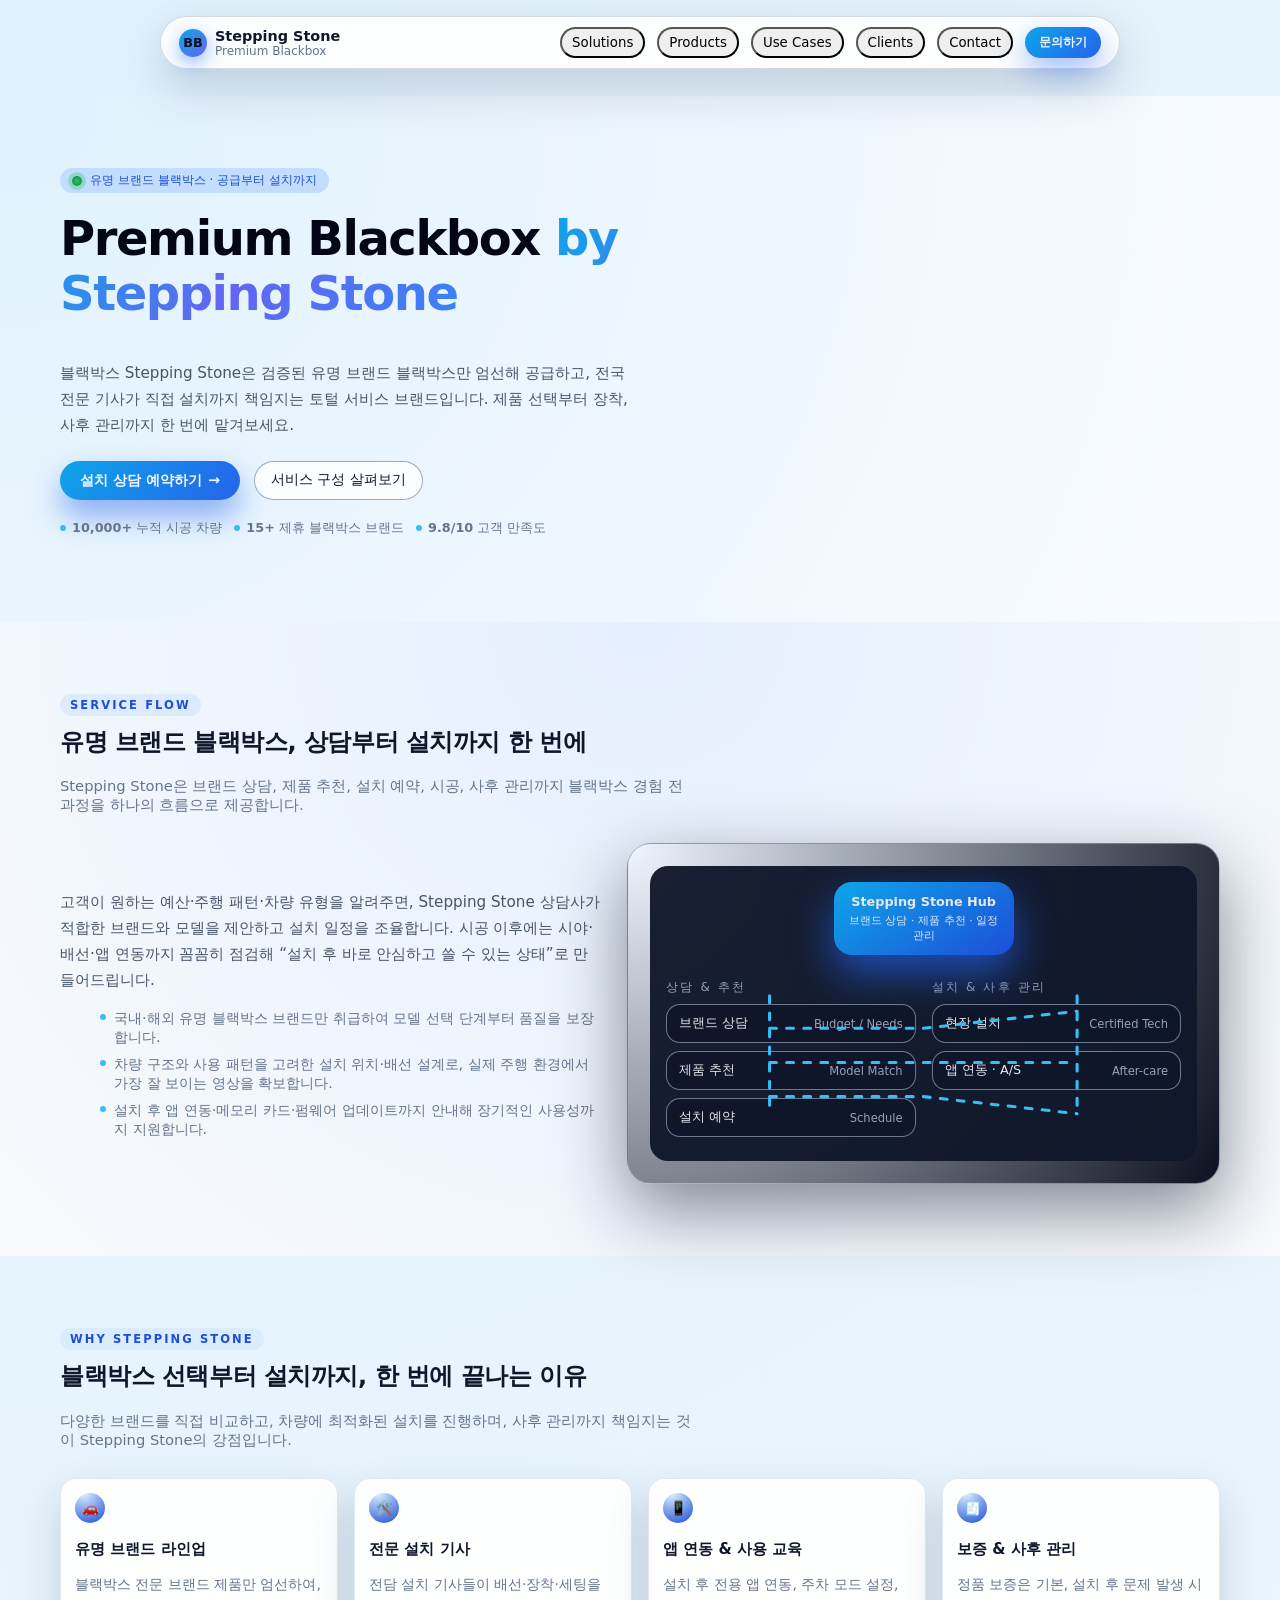
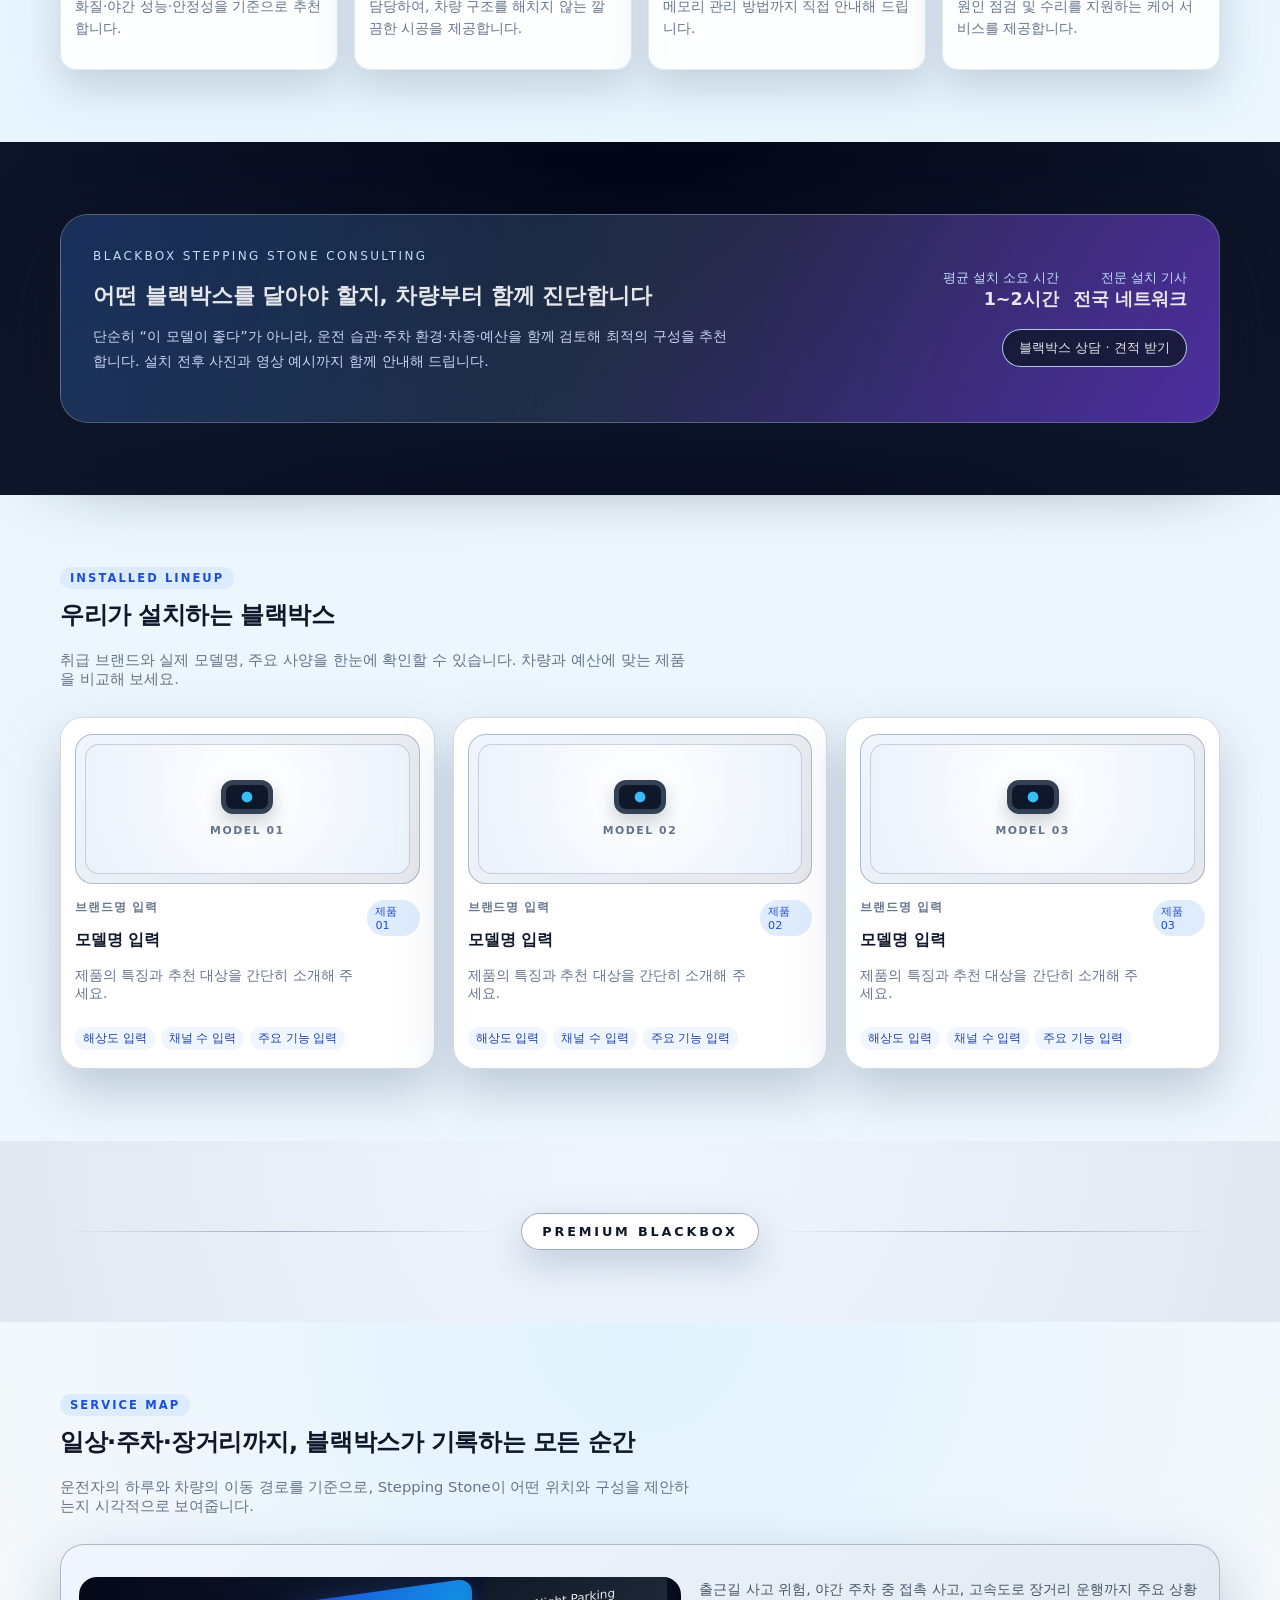
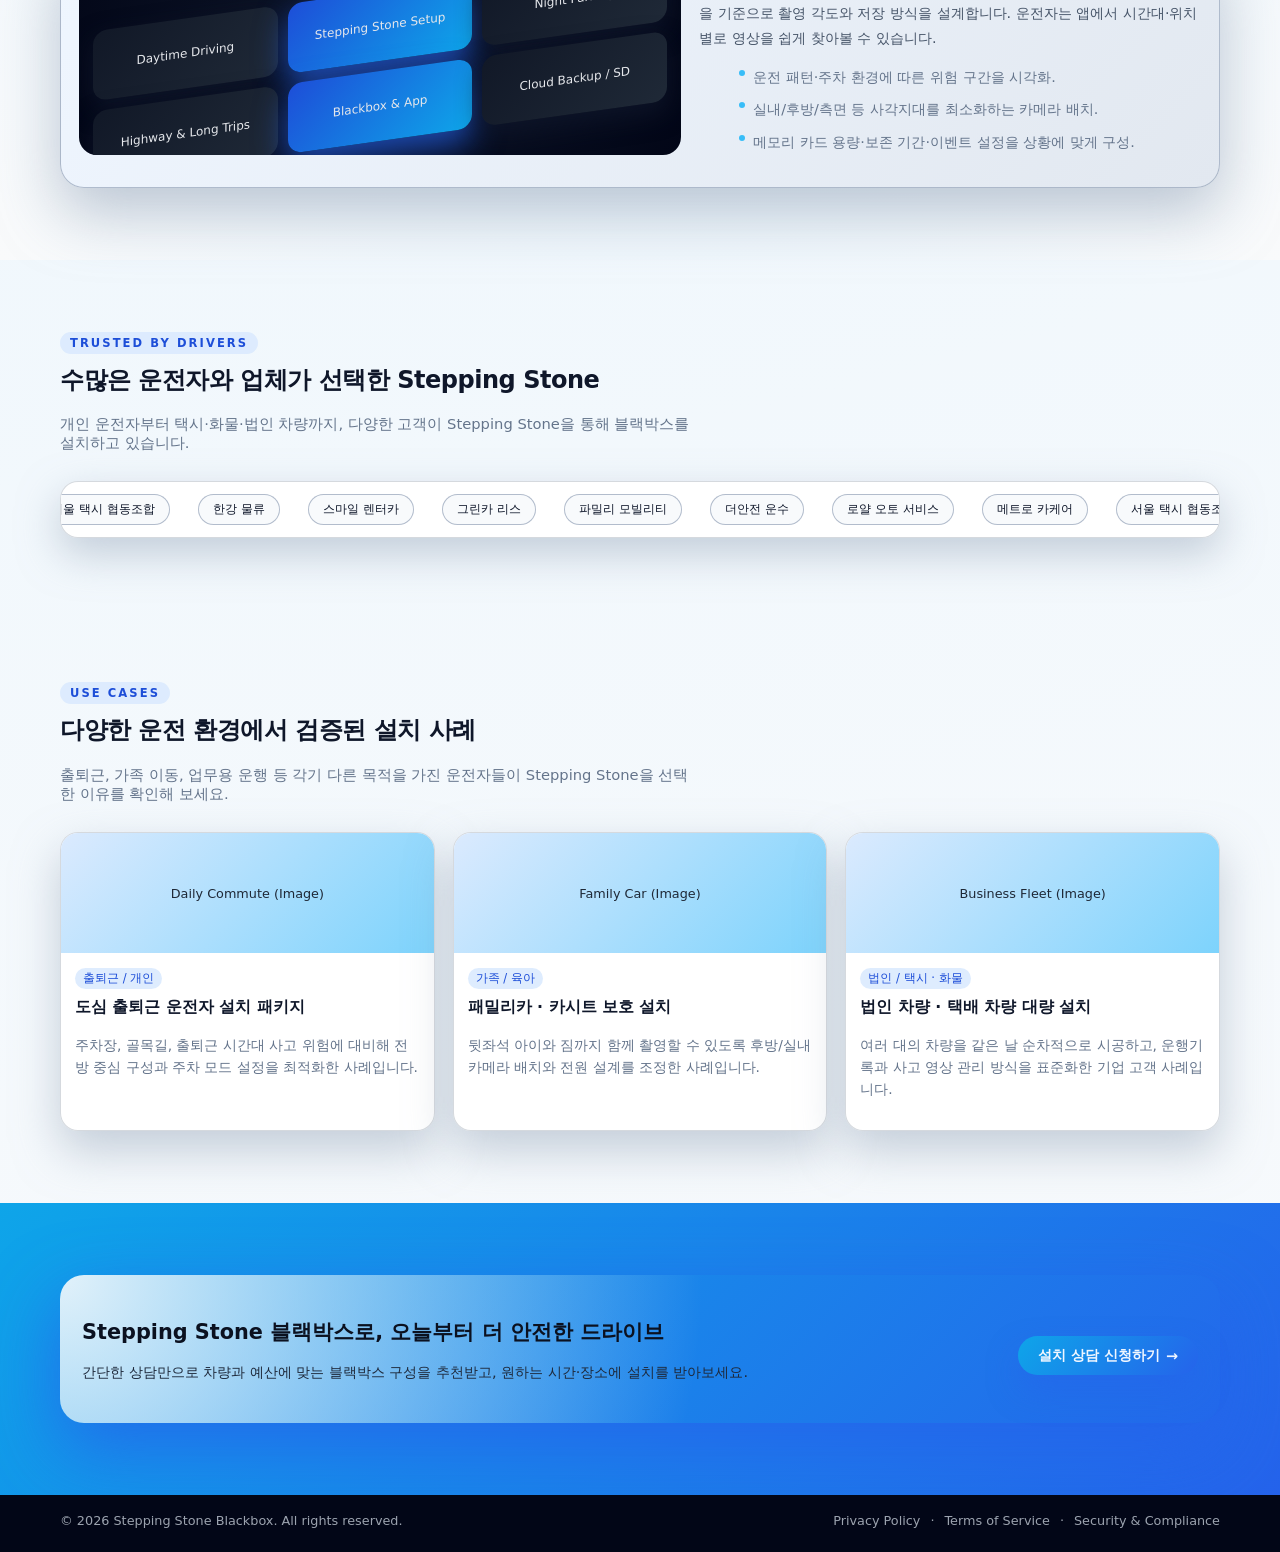
<file: html2/HomePage.html>
<!DOCTYPE html>
<html lang="ko">
  <head>
    <meta charset="UTF-8" />
    <meta name="viewport" content="width=device-width, initial-scale=1.0" />
    <title>Stepping Stone Blackbox | Premium Dashcam & Installation</title>
    <!-- Global stylesheet -->
    <link rel="stylesheet" href="styles.css" />
  </head>
  <body>
    <!-- ============================
         Fixed Rounded Navigation
         ============================ -->
    <div class="nav-wrapper" aria-hidden="false">
      <nav class="nav-pill" aria-label="Primary">
        <div class="nav-logo">
          <div class="nav-logo-badge">BB</div>
          <div>
            <div class="nav-logo-text-main">Stepping Stone</div>
            <div class="nav-logo-text-sub">Premium Blackbox</div>
          </div>
        </div>
        <button class="nav-menu-toggle" aria-label="Menu">
          ☰
        </button>
        <div class="nav-menu">
          <button class="nav-link" data-scroll="#solutions">Solutions</button>
          <button class="nav-link" data-scroll="#products">Products</button>
          <button class="nav-link" data-scroll="#use-cases">Use Cases</button>
          <button class="nav-link" data-scroll="#clients">Clients</button>
          <button class="nav-link" data-scroll="#contact">Contact</button>
          <button class="nav-cta" data-scroll="#contact">문의하기</button>
        </div>
      </nav>
    </div>

    <main>
      <!-- ============================
           Hero Section
           ============================ -->
      <section class="hero section" id="top">
        <div class="page-container">
          <div class="hero-grid">
            <div>
              <div class="hero-kicker">
                <span class="hero-kicker-dot"></span>
                유명 브랜드 블랙박스 · 공급부터 설치까지
              </div>
              <h1 class="hero-title">
                Premium Blackbox
                <span>by Stepping Stone</span>
              </h1>
              <p class="hero-subtitle">
                블랙박스 Stepping Stone은 검증된 유명 브랜드 블랙박스만 엄선해
                공급하고, 전국 전문 기사가 직접 설치까지 책임지는 토털 서비스
                브랜드입니다. 제품 선택부터 장착, 사후 관리까지 한 번에
                맡겨보세요.
              </p>
              <div class="hero-actions">
                <button class="btn-primary" data-scroll="#contact">
                  설치 상담 예약하기
                  <span>→</span>
                </button>
                <button class="btn-ghost" data-scroll="#solutions">
                  서비스 구성 살펴보기
                </button>
              </div>
              <dl class="hero-meta" aria-label="Key metrics">
                <div class="hero-meta-item">
                  <span class="hero-meta-dot"></span>
                  <div>
                    <strong>10,000+</strong> 누적 시공 차량
                  </div>
                </div>
                <div class="hero-meta-item">
                  <span class="hero-meta-dot"></span>
                  <div>
                    <strong>15+</strong> 제휴 블랙박스 브랜드
                  </div>
                </div>
                <div class="hero-meta-item">
                  <span class="hero-meta-dot"></span>
                  <div>
                    <strong>9.8/10</strong> 고객 만족도
                  </div>
                </div>
              </dl>
            </div>
          </div>
        </div>
      </section>

      <!-- ============================
           Solution Architecture
           ============================ -->
      <section class="architecture section" id="solutions">
        <div class="page-container">
          <header class="section-header">
            <div class="section-eyebrow">Service Flow</div>
            <h2 class="section-title">
              유명 브랜드 블랙박스, 상담부터 설치까지 한 번에
            </h2>
            <p class="section-subtitle">
              Stepping Stone은 브랜드 상담, 제품 추천, 설치 예약, 시공, 사후
              관리까지 블랙박스 경험 전 과정을 하나의 흐름으로 제공합니다.
            </p>
          </header>
          <div class="architecture-grid">
            <div>
              <p class="architecture-description">
                고객이 원하는 예산·주행 패턴·차량 유형을 알려주면, Stepping Stone
                상담사가 적합한 브랜드와 모델을 제안하고 설치 일정을
                조율합니다. 시공 이후에는 시야·배선·앱 연동까지 꼼꼼히 점검해
                &ldquo;설치 후 바로 안심하고 쓸 수 있는 상태&rdquo;로
                만들어드립니다.
              </p>
              <ul class="architecture-list">
                <li>
                  <span class="architecture-list-bullet"></span>
                  <span>
                    국내·해외 유명 블랙박스 브랜드만 취급하여 모델 선택 단계부터
                    품질을 보장합니다.
                  </span>
                </li>
                <li>
                  <span class="architecture-list-bullet"></span>
                  <span>
                    차량 구조와 사용 패턴을 고려한 설치 위치·배선 설계로, 실제
                    주행 환경에서 가장 잘 보이는 영상을 확보합니다.
                  </span>
                </li>
                <li>
                  <span class="architecture-list-bullet"></span>
                  <span>
                    설치 후 앱 연동·메모리 카드·펌웨어 업데이트까지 안내해
                    장기적인 사용성까지 지원합니다.
                  </span>
                </li>
              </ul>
            </div>
            <!-- Diagram -->
            <div class="architecture-diagram-wrapper">
              <div class="architecture-diagram" aria-hidden="true">
                <svg
                  class="architecture-svg"
                  viewBox="0 0 320 220"
                  preserveAspectRatio="none"
                >
                  <!-- Left vertical line -->
                  <line
                    class="architecture-line"
                    x1="70"
                    y1="140"
                    x2="70"
                    y2="70"
                  ></line>
                  <!-- Right vertical line -->
                  <line
                    class="architecture-line"
                    x1="250"
                    y1="140"
                    x2="250"
                    y2="70"
                  ></line>
                  <!-- From left to center -->
                  <line
                    class="architecture-line"
                    x1="70"
                    y1="95"
                    x2="160"
                    y2="95"
                  ></line>
                  <line
                    class="architecture-line"
                    x1="70"
                    y1="115"
                    x2="160"
                    y2="115"
                  ></line>
                  <line
                    class="architecture-line"
                    x1="70"
                    y1="135"
                    x2="160"
                    y2="135"
                  ></line>
                  <!-- From center to right -->
                  <line
                    class="architecture-line"
                    x1="160"
                    y1="95"
                    x2="250"
                    y2="85"
                  ></line>
                  <line
                    class="architecture-line"
                    x1="160"
                    y1="115"
                    x2="250"
                    y2="115"
                  ></line>
                  <line
                    class="architecture-line"
                    x1="160"
                    y1="135"
                    x2="250"
                    y2="145"
                  ></line>
                </svg>

                <div class="architecture-server">
                  <div class="architecture-server-label">
                    Stepping Stone Hub
                  </div>
                  <div class="architecture-server-sub">
                    브랜드 상담 · 제품 추천 · 일정 관리
                  </div>
                </div>

                <div class="architecture-columns" aria-hidden="true">
                  <div>
                    <div class="architecture-column-title">상담 &amp; 추천</div>
                    <div class="architecture-card">
                      <span>브랜드 상담</span>
                      <span>Budget / Needs</span>
                    </div>
                    <div class="architecture-card">
                      <span>제품 추천</span>
                      <span>Model Match</span>
                    </div>
                    <div class="architecture-card">
                      <span>설치 예약</span>
                      <span>Schedule</span>
                    </div>
                  </div>
                  <div>
                    <div class="architecture-column-title">
                      설치 &amp; 사후 관리
                    </div>
                    <div class="architecture-card">
                      <span>현장 설치</span>
                      <span>Certified Tech</span>
                    </div>
                    <div class="architecture-card">
                      <span>앱 연동 · A/S</span>
                      <span>After-care</span>
                    </div>
                  </div>
                </div>
              </div>
            </div>
          </div>
        </div>
      </section>

      <!-- ============================
           Features
           ============================ -->
      <section class="section">
        <div class="page-container">
          <header class="section-header">
            <div class="section-eyebrow">Why Stepping Stone</div>
            <h2 class="section-title">
              블랙박스 선택부터 설치까지, 한 번에 끝나는 이유
            </h2>
            <p class="section-subtitle">
              다양한 브랜드를 직접 비교하고, 차량에 최적화된 설치를 진행하며,
              사후 관리까지 책임지는 것이 Stepping Stone의 강점입니다.
            </p>
          </header>
          <div class="features-grid">
            <article class="feature-card">
              <div class="feature-icon">🚗</div>
              <h3 class="feature-title">유명 브랜드 라인업</h3>
              <p class="feature-desc">
                블랙박스 전문 브랜드 제품만 엄선하여, 화질·야간 성능·안정성을
                기준으로 추천합니다.
              </p>
            </article>
            <article class="feature-card">
              <div class="feature-icon">🛠️</div>
              <h3 class="feature-title">전문 설치 기사</h3>
              <p class="feature-desc">
                전담 설치 기사들이 배선·장착·세팅을 담당하여, 차량 구조를
                해치지 않는 깔끔한 시공을 제공합니다.
              </p>
            </article>
            <article class="feature-card">
              <div class="feature-icon">📱</div>
              <h3 class="feature-title">앱 연동 &amp; 사용 교육</h3>
              <p class="feature-desc">
                설치 후 전용 앱 연동, 주차 모드 설정, 메모리 관리 방법까지 직접
                안내해 드립니다.
              </p>
            </article>
            <article class="feature-card">
              <div class="feature-icon">🧾</div>
              <h3 class="feature-title">보증 &amp; 사후 관리</h3>
              <p class="feature-desc">
                정품 보증은 기본, 설치 후 문제 발생 시 원인 점검 및 수리를
                지원하는 케어 서비스를 제공합니다.
              </p>
            </article>
          </div>
        </div>
      </section>

      <!-- ============================
           Consulting Banner
           ============================ -->
      <section class="consulting section">
        <div class="page-container">
          <div class="consulting-inner">
            <div class="consulting-glow"></div>
            <div class="consulting-content">
              <div>
                <div
                  style="
                    font-size: 0.75rem;
                    text-transform: uppercase;
                    letter-spacing: 0.2em;
                    color: #bfdbfe;
                    margin-bottom: 5px;
                  "
                >
                  Blackbox Stepping Stone Consulting
                </div>
                <h2 class="consulting-title">
                  어떤 블랙박스를 달아야 할지, 차량부터 함께 진단합니다
                </h2>
                <p class="consulting-sub">
                  단순히 &ldquo;이 모델이 좋다&rdquo;가 아니라, 운전 습관·주차
                  환경·차종·예산을 함께 검토해 최적의 구성을 추천합니다. 설치
                  전후 사진과 영상 예시까지 함께 안내해 드립니다.
                </p>
              </div>
              <div class="consulting-metrics">
                <div>
                  <div class="consulting-metric-label">평균 설치 소요 시간</div>
                  <div class="consulting-metric-value">1~2시간</div>
                </div>
                <div>
                  <div class="consulting-metric-label">전문 설치 기사</div>
                  <div class="consulting-metric-value">전국 네트워크</div>
                </div>
                <button class="consulting-cta" data-scroll="#contact">
                  블랙박스 상담 · 견적 받기
                </button>
              </div>
            </div>
          </div>
        </div>
      </section>

      <!-- ============================
           Installed Products
           ============================ -->
      <section class="section" id="products">
        <div class="page-container">
          <header class="section-header">
            <div class="section-eyebrow">Installed Lineup</div>
            <h2 class="section-title">우리가 설치하는 블랙박스</h2>
            <p class="section-subtitle">
              취급 브랜드와 실제 모델명, 주요 사양을 한눈에 확인할 수 있습니다.
              차량과 예산에 맞는 제품을 비교해 보세요.
            </p>
          </header>
          <div class="products-grid">
            <article class="product-card">
              <div class="product-iso" aria-hidden="true">
                <div class="product-iso-inner">
                  <span class="product-device-lens"></span>
                  <span class="product-device-label">MODEL 01</span>
                </div>
              </div>
              <div class="product-name-row">
                <div>
                  <span class="product-brand">브랜드명 입력</span>
                  <h3 class="product-name">모델명 입력</h3>
                  <p class="product-desc">
                    제품의 특징과 추천 대상을 간단히 소개해 주세요.
                  </p>
                </div>
                <span class="product-tag">제품 01</span>
              </div>
              <div class="product-tags">
                <span class="product-tag-pill">해상도 입력</span>
                <span class="product-tag-pill">채널 수 입력</span>
                <span class="product-tag-pill">주요 기능 입력</span>
              </div>
            </article>
            <article class="product-card">
              <div class="product-iso" aria-hidden="true">
                <div class="product-iso-inner">
                  <span class="product-device-lens"></span>
                  <span class="product-device-label">MODEL 02</span>
                </div>
              </div>
              <div class="product-name-row">
                <div>
                  <span class="product-brand">브랜드명 입력</span>
                  <h3 class="product-name">모델명 입력</h3>
                  <p class="product-desc">
                    제품의 특징과 추천 대상을 간단히 소개해 주세요.
                  </p>
                </div>
                <span class="product-tag">제품 02</span>
              </div>
              <div class="product-tags">
                <span class="product-tag-pill">해상도 입력</span>
                <span class="product-tag-pill">채널 수 입력</span>
                <span class="product-tag-pill">주요 기능 입력</span>
              </div>
            </article>
            <article class="product-card">
              <div class="product-iso" aria-hidden="true">
                <div class="product-iso-inner">
                  <span class="product-device-lens"></span>
                  <span class="product-device-label">MODEL 03</span>
                </div>
              </div>
              <div class="product-name-row">
                <div>
                  <span class="product-brand">브랜드명 입력</span>
                  <h3 class="product-name">모델명 입력</h3>
                  <p class="product-desc">
                    제품의 특징과 추천 대상을 간단히 소개해 주세요.
                  </p>
                </div>
                <span class="product-tag">제품 03</span>
              </div>
              <div class="product-tags">
                <span class="product-tag-pill">해상도 입력</span>
                <span class="product-tag-pill">채널 수 입력</span>
                <span class="product-tag-pill">주요 기능 입력</span>
              </div>
            </article>
          </div>
        </div>
      </section>

      <!-- ============================
           Typography Divider
           ============================ -->
      <section class="divider-section section">
        <div class="page-container">
            <div class="divider-inner">
            <div class="divider-line"></div>
            <div class="divider-pill">PREMIUM BLACKBOX</div>
            <div class="divider-line"></div>
          </div>
        </div>
      </section>

      <!-- ============================
           Solution Map (Isometric)
           ============================ -->
      <section class="solution-map section">
        <div class="page-container">
          <header class="section-header">
            <div class="section-eyebrow">Service Map</div>
            <h2 class="section-title">
              일상·주차·장거리까지, 블랙박스가 기록하는 모든 순간
            </h2>
            <p class="section-subtitle">
              운전자의 하루와 차량의 이동 경로를 기준으로, Stepping Stone이
              어떤 위치와 구성을 제안하는지 시각적으로 보여줍니다.
            </p>
          </header>
          <div class="solution-map-inner">
            <div class="solution-map-grid">
              <div class="solution-map-diagram" aria-hidden="true">
                <div class="solution-map-iso-grid">
                  <div class="solution-map-node secondary">
                    Daytime Driving
                  </div>
                  <div class="solution-map-node">Stepping Stone Setup</div>
                  <div class="solution-map-node secondary">
                    Night Parking
                  </div>
                  <div class="solution-map-node secondary">
                    Highway &amp; Long Trips
                  </div>
                  <div class="solution-map-node">
                    Blackbox &amp; App
                  </div>
                  <div class="solution-map-node secondary">
                    Cloud Backup / SD
                  </div>
                </div>
              </div>
              <div class="solution-map-desc">
                <p>
                  출근길 사고 위험, 야간 주차 중 접촉 사고, 고속도로 장거리
                  운행까지 주요 상황을 기준으로 촬영 각도와 저장 방식을
                  설계합니다. 운전자는 앱에서 시간대·위치별로 영상을 쉽게 찾아볼
                  수 있습니다.
                </p>
                <ul class="architecture-list" style="margin-top: 14px">
                  <li>
                    <span class="architecture-list-bullet"></span>
                    <span>운전 패턴·주차 환경에 따른 위험 구간을 시각화.</span>
                  </li>
                  <li>
                    <span class="architecture-list-bullet"></span>
                    <span>
                      실내/후방/측면 등 사각지대를 최소화하는 카메라 배치.
                    </span>
                  </li>
                  <li>
                    <span class="architecture-list-bullet"></span>
                    <span>
                      메모리 카드 용량·보존 기간·이벤트 설정을 상황에 맞게
                      구성.
                    </span>
                  </li>
                </ul>
              </div>
            </div>
          </div>
        </div>
      </section>

      <!-- ============================
           Clients Carousel
           ============================ -->
      <section class="section" id="clients">
        <div class="page-container">
          <header class="section-header">
            <div class="section-eyebrow">Trusted by Drivers</div>
            <h2 class="section-title">
              수많은 운전자와 업체가 선택한 Stepping Stone
            </h2>
            <p class="section-subtitle">
              개인 운전자부터 택시·화물·법인 차량까지, 다양한 고객이 Stepping
              Stone을 통해 블랙박스를 설치하고 있습니다.
            </p>
          </header>
          <div class="clients-strip" aria-label="Client logos">
              <div class="clients-track">
              <div class="client-logo">서울 택시 협동조합</div>
              <div class="client-logo">한강 물류</div>
              <div class="client-logo">스마일 렌터카</div>
              <div class="client-logo">그린카 리스</div>
              <div class="client-logo">파밀리 모빌리티</div>
              <div class="client-logo">더안전 운수</div>
              <div class="client-logo">로얄 오토 서비스</div>
              <div class="client-logo">메트로 카케어</div>
            </div>
          </div>
        </div>
      </section>

      <!-- ============================
           Use Cases
           ============================ -->
      <section class="section" id="use-cases">
        <div class="page-container">
          <header class="section-header">
            <div class="section-eyebrow">Use Cases</div>
            <h2 class="section-title">
              다양한 운전 환경에서 검증된 설치 사례
            </h2>
            <p class="section-subtitle">
              출퇴근, 가족 이동, 업무용 운행 등 각기 다른 목적을 가진
              운전자들이 Stepping Stone을 선택한 이유를 확인해 보세요.
            </p>
          </header>
          <div class="usecases-grid">
            <article class="usecase-card">
              <div class="usecase-image">Daily Commute (Image)</div>
              <div class="usecase-body">
                <div class="usecase-tag">출퇴근 / 개인</div>
                <h3 class="usecase-title">도심 출퇴근 운전자 설치 패키지</h3>
                <p class="usecase-summary">
                  주차장, 골목길, 출퇴근 시간대 사고 위험에 대비해 전방 중심
                  구성과 주차 모드 설정을 최적화한 사례입니다.
                </p>
              </div>
            </article>
            <article class="usecase-card">
              <div class="usecase-image">Family Car (Image)</div>
              <div class="usecase-body">
                <div class="usecase-tag">가족 / 육아</div>
                <h3 class="usecase-title">패밀리카 · 카시트 보호 설치</h3>
                <p class="usecase-summary">
                  뒷좌석 아이와 짐까지 함께 촬영할 수 있도록 후방/실내 카메라
                  배치와 전원 설계를 조정한 사례입니다.
                </p>
              </div>
            </article>
            <article class="usecase-card">
              <div class="usecase-image">Business Fleet (Image)</div>
              <div class="usecase-body">
                <div class="usecase-tag">법인 / 택시 · 화물</div>
                <h3 class="usecase-title">법인 차량 · 택배 차량 대량 설치</h3>
                <p class="usecase-summary">
                  여러 대의 차량을 같은 날 순차적으로 시공하고, 운행기록과
                  사고 영상 관리 방식을 표준화한 기업 고객 사례입니다.
                </p>
              </div>
            </article>
          </div>
        </div>
      </section>

      <!-- ============================
           Final CTA
           ============================ -->
      <section class="final-cta section" id="contact">
        <div class="page-container">
          <div class="final-cta-inner">
            <div>
              <h2 class="final-title">
                Stepping Stone 블랙박스로, 오늘부터 더 안전한 드라이브
              </h2>
              <p class="final-sub">
                간단한 상담만으로 차량과 예산에 맞는 블랙박스 구성을 추천받고,
                원하는 시간·장소에 설치를 받아보세요.
              </p>
            </div>
            <div style="margin-top: 14px">
              <button class="btn-primary">
                설치 상담 신청하기
                <span>→</span>
              </button>
            </div>
          </div>
        </div>
      </section>
    </main>

    <!-- ============================
         Footer
         ============================ -->
    <footer>
      <div class="footer-inner">
        <div>© 2026 Stepping Stone Blackbox. All rights reserved.</div>
        <div class="footer-links">
          <a href="#">Privacy Policy</a>
          <span>·</span>
          <a href="#">Terms of Service</a>
          <span>·</span>
          <a href="#">Security &amp; Compliance</a>
        </div>
      </div>
    </footer>

    <!-- Main JS -->
    <script src="main.js"></script>
    <script>
      // Attach smooth scroll to elements with data-scroll attributes
      document.addEventListener("DOMContentLoaded", function () {
        document.querySelectorAll("[data-scroll]").forEach(function (el) {
          el.addEventListener("click", function () {
            var selector = this.getAttribute("data-scroll");
            var target = document.querySelector(selector);
            if (target) {
              target.scrollIntoView({
                behavior: "smooth",
                block: "start",
              });
            }
          });
        });
      });
    </script>
  </body>
</html>
</file>
<file: css/site-chrome.css>
/* =========================================================
   사이트 공통 헤더 · 푸터 · 약관 팝업
   Home.html의 헤더/푸터 디자인을 그대로 옮긴 파일이에요.
   Home의 헤더/푸터를 바꾸면 이 파일도 같이 맞춰 주세요.
   ========================================================= */

:root {
  --navy: #10285f;
  --blue: #1759d1;
  --ink: #14213b;
  --muted: #64748b;
}

.site-container { width: min(1160px, calc(100% - 48px)); margin: 0 auto; }

/* Home은 Tailwind 기본 초기화를 쓰므로, 헤더/푸터 안에서 같은 기준을 맞춤 */
.site-header,
.site-footer,
.legal-dialog { line-height: 1.5; font-family: Inter, "Segoe UI", Arial, sans-serif; }
/* :where()로 감싸서 우선순위를 0으로 — 아래의 .brand, .menu-toggle 같은 색 지정이 항상 이기도록 */
:where(.site-header, .site-footer, .legal-dialog) * { box-sizing: border-box; }
:where(.site-header, .site-footer, .legal-dialog) a { color: inherit; text-decoration: none; }
:where(.site-header, .site-footer, .legal-dialog) button { font: inherit; color: inherit; }
:where(.site-footer, .legal-dialog) :where(h2, h3) { font-weight: inherit; }
.site-header { color: #fff; }
.site-header a:focus-visible, .site-header button:focus-visible,
.site-footer a:focus-visible, .site-footer button:focus-visible { outline: 3px solid #8bb6ff; outline-offset: 3px; }

/* ---------- 버튼 ---------- */
.button { display: inline-flex; min-height: 48px; align-items: center; justify-content: center; gap: 10px; padding: 0 20px; border: 1px solid transparent; border-radius: 999px; font-size: .91rem; font-weight: 750; transition: transform .2s ease, background .2s ease, box-shadow .2s ease; cursor: pointer; }
.button:hover { transform: translateY(-2px); }
.button-primary { color: #fff; background: var(--blue); box-shadow: 0 10px 24px rgba(23, 89, 209, .24); }
.button-primary:hover { background: #1049b2; box-shadow: 0 13px 28px rgba(23, 89, 209, .3); }
.arrow { font-size: 1.1rem; line-height: 1; }

/* ---------- 헤더 ---------- */
.site-header { position: fixed; z-index: 30; top: 0; right: 0; left: 0; background: rgba(9,26,57,.94); box-shadow: 0 8px 26px rgba(2,12,30,.18); backdrop-filter: blur(14px); }
.header-inner { display: flex; min-height: 92px; align-items: center; justify-content: space-between; gap: 24px; border-bottom: 1px solid rgba(255,255,255,.15); }
.brand { display: inline-flex; flex: 0 0 auto; align-items: center; gap: 11px; color: #fff; }
.brand-mark { display: grid; width: 38px; height: 38px; place-items: center; border: 1px solid rgba(255,255,255,.55); border-radius: 50%; background: linear-gradient(145deg, rgba(255,255,255,.3), rgba(255,255,255,.08)); font-size: .85rem; font-weight: 900; letter-spacing: -.08em; }
.brand-name { display: block; font-family: Georgia, "Times New Roman", serif; font-size: 1.08rem; font-weight: 500; letter-spacing: .01em; }
.brand-caption { display: block; margin-top: 3px; color: rgba(255,255,255,.68); font-size: .62rem; letter-spacing: .16em; text-transform: uppercase; }
.main-nav { display: flex; align-items: center; gap: clamp(15px, 2.1vw, 29px); }
.main-nav a { color: rgba(255,255,255,.85); font-size: .83rem; font-weight: 650; transition: color .2s ease; }
.main-nav a:hover,
.main-nav a[aria-current="page"] { color: #fff; }
.header-actions { display: flex; flex: 0 0 auto; align-items: center; gap: 12px; }
.language-switch { display: inline-flex; align-items: center; gap: 5px; padding: 5px 8px; border: 1px solid rgba(255,255,255,.28); border-radius: 999px; background: rgba(255,255,255,.07); }
.language-switch button { padding: 4px 5px; border: 0; border-radius: 999px; color: rgba(255,255,255,.65); background: transparent; font-size: .7rem; font-weight: 800; cursor: pointer; }
.language-switch button[aria-pressed="true"] { color: var(--navy); background: #fff; }
.header-quote { min-height: 40px; padding: 0 16px; color: var(--navy) !important; background: #fff; font-size: .8rem; }
.menu-toggle { display: none; width: 42px; height: 42px; border: 1px solid rgba(255,255,255,.3); border-radius: 12px; color: #fff; background: rgba(255,255,255,.08); font-size: 1.2rem; cursor: pointer; }

/* ---------- 푸터 ---------- */
.site-footer { color: #d7e2f5; background: #07142b; }
.footer-main { display: grid; grid-template-columns: 1.4fr 1fr 1fr 1fr; gap: 36px; padding: 64px 0 50px; }
.footer-brand p { max-width: 280px; margin: 16px 0 0; color: #9cacc9; font-size: .8rem; line-height: 1.7; }
.footer-column h3 { margin: 4px 0 15px; color: #fff; font-size: .77rem; letter-spacing: .08em; text-transform: uppercase; }
.footer-column a, .footer-column p { display: block; margin: 10px 0; color: #aab9d3; font-size: .78rem; }
.footer-column a:hover { color: #fff; }
.footer-bottom { display: flex; align-items: center; justify-content: space-between; gap: 20px; padding: 18px 0; border-top: 1px solid rgba(255,255,255,.12); color: #8496b7; font-size: .68rem; }
.footer-legal { display: flex; flex-wrap: wrap; gap: 16px; }
.footer-legal button { padding: 0; border: 0; color: #aab9d3; background: transparent; font-size: inherit; cursor: pointer; }
.footer-legal button:hover, .footer-legal a:hover { color: #fff; }

/* ---------- 약관 팝업 ---------- */
.legal-dialog { margin: auto; width: min(460px, calc(100% - 32px)); padding: 28px; border: 1px solid #dce5f2; border-radius: 20px; color: var(--ink); background: #fff; box-shadow: 0 25px 80px rgba(5,20,52,.28); }
.legal-dialog::backdrop { background: rgba(5,17,42,.62); backdrop-filter: blur(3px); }
.legal-dialog h2 { margin: 0 0 12px; color: var(--ink); font-size: 1.35rem; text-align: left; letter-spacing: normal; }
.legal-dialog p { margin: 0; color: var(--muted); font-size: .9rem; line-height: 1.7; }
.legal-dialog p a { color: var(--blue); text-decoration: underline; }
.legal-dialog .button { margin-top: 22px; }

/* ---------- 반응형 ---------- */
@media (max-width: 1040px) {
  .main-nav { gap: 14px; }
  .main-nav a { font-size: .77rem; }
  .header-quote { display: none; }
}

@media (max-width: 760px) {
  .site-container { width: min(560px, calc(100% - 36px)); }
  .header-inner { min-height: 74px; }
  .menu-toggle { display: grid; place-items: center; }
  .header-actions { margin-left: auto; }
  .main-nav { position: absolute; top: 66px; right: 0; left: 0; display: none; align-items: stretch; gap: 0; padding: 10px; border: 1px solid rgba(255,255,255,.16); border-radius: 18px; background: #12336f; box-shadow: 0 18px 32px rgba(5,20,52,.22); }
  .main-nav.is-open { display: grid; }
  .main-nav a { padding: 13px 12px; border-radius: 10px; font-size: .88rem; }
  .main-nav a:hover { background: rgba(255,255,255,.08); }
  .footer-main { grid-template-columns: repeat(2, 1fr); gap: 28px 22px; }
  .footer-brand { grid-column: 1 / -1; }
}

@media (max-width: 440px) {
  .site-container { width: calc(100% - 30px); }
  .brand-caption { font-size: .55rem; }
  .header-inner { gap: 10px; }
  .header-actions { gap: 7px; }
  .language-switch { gap: 2px; padding: 4px; }
  .footer-main { grid-template-columns: 1fr 1fr; gap: 23px 15px; }
  .footer-bottom { align-items: flex-start; flex-direction: column; gap: 8px; }
  .footer-legal { gap: 13px; }
}
</file>
<file: html/styles.css>
/* ================================
   Global Styles & Layout
   ================================ */

*,
*::before,
*::after {
  box-sizing: border-box;
}

html,
body {
  margin: 0;
  padding: 0;
}

body {
  font-family: system-ui, -apple-system, BlinkMacSystemFont, "Segoe UI",
    sans-serif;
  color: #0f172a;
  background: radial-gradient(circle at top left, #e0f2fe, #f8fafc);
  -webkit-font-smoothing: antialiased;
}

img {
  max-width: 100%;
  height: auto;
  display: block;
}

a {
  color: inherit;
  text-decoration: none;
}

button {
  font-family: inherit;
}

main {
  padding-top: 96px; /* space for fixed nav */
}

.page-container {
  max-width: 1200px;
  margin: 0 auto;
  padding: 0 20px;
}

.section {
  padding: 56px 0;
}

@media (min-width: 768px) {
  .section {
    padding: 72px 0;
  }
}

/* ================================
   Navigation Bar
   ================================ */

.nav-wrapper {
  position: fixed;
  top: 16px;
  left: 0;
  right: 0;
  display: flex;
  justify-content: center;
  z-index: 40;
  pointer-events: none;
}

.nav-pill {
  display: flex;
  align-items: center;
  justify-content: space-between;
  gap: 16px;
  padding: 10px 18px;
  border-radius: 999px;
  background: rgba(255, 255, 255, 0.9);
  backdrop-filter: blur(16px);
  box-shadow: 0 18px 50px rgba(15, 23, 42, 0.18);
  border: 1px solid rgba(148, 163, 184, 0.4);
  max-width: 960px;
  width: calc(100% - 32px);
  pointer-events: auto;
  transition: box-shadow 0.25s ease, border-color 0.25s ease,
    background-color 0.25s ease;
}

.nav-pill.nav-shadow {
  box-shadow: 0 22px 55px rgba(15, 23, 42, 0.26);
  border-color: rgba(59, 130, 246, 0.5);
  background: rgba(248, 250, 252, 0.96);
}

.nav-logo {
  display: flex;
  align-items: center;
  gap: 8px;
}

.nav-logo-badge {
  width: 28px;
  height: 28px;
  border-radius: 999px;
  display: flex;
  align-items: center;
  justify-content: center;
  background: linear-gradient(135deg, #0ea5e9, #6366f1);
  color: #0b1120;
  font-size: 0.8rem;
  font-weight: 700;
  box-shadow: 0 6px 18px rgba(59, 130, 246, 0.55);
}

.nav-logo-text-main {
  font-size: 0.9rem;
  font-weight: 600;
  color: #0f172a;
}

.nav-logo-text-sub {
  font-size: 0.75rem;
  color: #64748b;
}

.nav-menu {
  display: none;
  align-items: center;
  gap: 12px;
  font-size: 0.82rem;
  color: #475569;
}

.nav-link {
  padding: 6px 10px;
  border-radius: 999px;
  transition: background-color 0.18s ease, color 0.18s ease,
    transform 0.15s ease;
  cursor: pointer;
}

.nav-link:hover {
  background-color: rgba(148, 163, 184, 0.16);
  color: #0f172a;
  transform: translateY(-1px);
}

.nav-cta {
  padding: 7px 14px;
  border-radius: 999px;
  border: none;
  background: linear-gradient(135deg, #0ea5e9, #2563eb);
  color: #eff6ff;
  font-size: 0.78rem;
  font-weight: 600;
  cursor: pointer;
  box-shadow: 0 12px 30px rgba(37, 99, 235, 0.45);
  transition: transform 0.16s ease, box-shadow 0.16s ease,
    filter 0.16s ease;
}

.nav-cta:hover {
  transform: translateY(-1px);
  filter: brightness(1.04);
  box-shadow: 0 16px 40px rgba(37, 99, 235, 0.6);
}

.nav-menu-toggle {
  display: inline-flex;
  align-items: center;
  justify-content: center;
  width: 28px;
  height: 28px;
  border-radius: 999px;
  border: 1px solid rgba(148, 163, 184, 0.8);
  background: rgba(248, 250, 252, 0.9);
  cursor: pointer;
  font-size: 0.8rem;
}

@media (min-width: 768px) {
  .nav-menu {
    display: flex;
  }
  .nav-menu-toggle {
    display: none;
  }
}

/* ================================
   Hero Section
   ================================ */

.hero {
  background: radial-gradient(circle at top left, #e0f2fe, #f9fbff);
}

.hero-grid {
  display: grid;
  gap: 40px;
}

@media (min-width: 900px) {
  .hero-grid {
    grid-template-columns: minmax(0, 1.15fr) minmax(0, 1.1fr);
    align-items: center;
  }
}

.hero-kicker {
  display: inline-flex;
  align-items: center;
  gap: 8px;
  padding: 4px 12px;
  border-radius: 999px;
  background: rgba(191, 219, 254, 0.9);
  color: #1d4ed8;
  font-size: 0.75rem;
  font-weight: 500;
}

.hero-kicker-dot {
  width: 10px;
  height: 10px;
  border-radius: 999px;
  background: radial-gradient(circle, #22c55e, #15803d);
  box-shadow: 0 0 0 4px rgba(34, 197, 94, 0.3);
}

.hero-title {
  margin-top: 18px;
  font-size: clamp(2.4rem, 4.6vw, 3rem);
  line-height: 1.15;
  letter-spacing: -0.03em;
  color: #020617;
}

.hero-title span {
  background: linear-gradient(120deg, #0ea5e9, #6366f1, #3b82f6);
  -webkit-background-clip: text;
  background-clip: text;
  color: transparent;
}

.hero-subtitle {
  margin-top: 18px;
  font-size: 0.95rem;
  color: #475569;
  line-height: 1.7;
}

.hero-actions {
  display: flex;
  flex-wrap: wrap;
  gap: 14px;
  margin-top: 22px;
}

.btn-primary {
  border: none;
  border-radius: 999px;
  padding: 10px 20px;
  background: linear-gradient(130deg, #0ea5e9, #2563eb);
  color: #eff6ff;
  font-size: 0.9rem;
  font-weight: 600;
  display: inline-flex;
  align-items: center;
  gap: 6px;
  cursor: pointer;
  box-shadow: 0 16px 30px rgba(37, 99, 235, 0.5);
  transition: transform 0.16s ease, box-shadow 0.16s ease,
    filter 0.16s ease;
}

.btn-primary:hover {
  transform: translateY(-1px);
  filter: brightness(1.05);
  box-shadow: 0 18px 40px rgba(37, 99, 235, 0.65);
}

.hero-primary-pill {
  min-width: 220px;
  justify-content: center;
  font-size: 1rem;
}

.hero-secondary-link {
  display: inline-flex;
  align-items: center;
  gap: 8px;
  font-size: 0.82rem;
  color: #475569;
  cursor: pointer;
  transition: color 0.18s ease, transform 0.16s ease;
}

.hero-secondary-link-icon {
  width: 20px;
  height: 20px;
  border-radius: 999px;
  border: 1px solid rgba(148, 163, 184, 0.8);
  display: inline-flex;
  align-items: center;
  justify-content: center;
  font-size: 0.6rem;
  background: rgba(255, 255, 255, 0.9);
}

.hero-secondary-link:hover {
  color: #0f172a;
  transform: translateY(-1px);
}

.btn-ghost {
  border-radius: 999px;
  padding: 9px 16px;
  border: 1px solid rgba(148, 163, 184, 0.9);
  background: rgba(255, 255, 255, 0.8);
  color: #0f172a;
  font-size: 0.85rem;
  display: inline-flex;
  align-items: center;
  gap: 6px;
  cursor: pointer;
  transition: background-color 0.16s ease, transform 0.16s ease;
}

.btn-ghost:hover {
  background-color: rgba(226, 232, 240, 0.9);
  transform: translateY(-1px);
}

.hero-meta {
  margin-top: 20px;
  display: flex;
  flex-wrap: wrap;
  gap: 12px;
  font-size: 0.8rem;
  color: #64748b;
}

.hero-meta-item {
  display: inline-flex;
  align-items: center;
  gap: 6px;
}

.hero-meta-dot {
  width: 6px;
  height: 6px;
  border-radius: 999px;
  background: #38bdf8;
}

.hero-ribbon {
  display: none;
}

.hero-ribbon-gradient {
  display: none;
}

.hero-ribbon-orbit {
  display: none;
}

@media (max-width: 900px) {
  .hero-ribbon {
    inset: auto -40px -30px auto;
    width: 300px;
    height: 300px;
  }
  .hero-ribbon-orbit {
    width: 180px;
    height: 180px;
  }
}

@media (max-width: 640px) {
  .hero-ribbon {
    inset: 35% auto -45% -40px;
    width: 320px;
    height: 320px;
  }
}

/* ================================
   Section Headings & Utility
   ================================ */

.section-header {
  margin-bottom: 28px;
}

.section-eyebrow {
  display: inline-flex;
  align-items: center;
  padding: 4px 10px;
  border-radius: 999px;
  font-size: 0.72rem;
  text-transform: uppercase;
  letter-spacing: 0.18em;
  background: rgba(219, 234, 254, 0.9);
  color: #1d4ed8;
  font-weight: 600;
}

.section-title {
  margin-top: 10px;
  font-size: 1.5rem;
  font-weight: 600;
  letter-spacing: -0.02em;
  color: #0f172a;
}

.section-subtitle {
  margin-top: 8px;
  font-size: 0.92rem;
  color: #64748b;
  max-width: 640px;
}

/* ================================
   Solution Architecture Diagram
   ================================ */

.architecture {
  background: radial-gradient(circle at top, #e5f0ff, #f8fafc);
}

.architecture-grid {
  display: grid;
  gap: 24px;
  align-items: center;
}

@media (min-width: 900px) {
  .architecture-grid {
    grid-template-columns: minmax(0, 1.1fr) minmax(0, 1.2fr);
  }
}

.architecture-description {
  font-size: 0.95rem;
  color: #475569;
  line-height: 1.7;
}

.architecture-list {
  margin-top: 14px;
  display: grid;
  gap: 8px;
  font-size: 0.9rem;
  color: #64748b;
}

.architecture-list li {
  display: flex;
  align-items: flex-start;
  gap: 8px;
}

.architecture-list-bullet {
  margin-top: 5px;
  width: 6px;
  height: 6px;
  border-radius: 999px;
  background: #38bdf8;
  flex-shrink: 0;
}

.architecture-diagram-wrapper {
  position: relative;
  padding: 22px;
  border-radius: 24px;
  background: radial-gradient(circle at top left, #eff6ff, #0b1120);
  border: 1px solid rgba(148, 163, 184, 0.7);
  box-shadow: 0 26px 70px rgba(15, 23, 42, 0.5);
}

.architecture-diagram {
  position: relative;
  border-radius: 18px;
  padding: 16px;
  background: rgba(15, 23, 42, 0.96);
  color: #e5e7eb;
  overflow: hidden;
}

.architecture-server {
  position: relative;
  margin: 0 auto;
  width: 180px;
  border-radius: 18px;
  padding: 12px 14px;
  text-align: center;
  background: linear-gradient(145deg, #0ea5e9, #1d4ed8);
  box-shadow: 0 18px 40px rgba(37, 99, 235, 0.7);
}

.architecture-server-label {
  font-size: 0.8rem;
  font-weight: 600;
}

.architecture-server-sub {
  margin-top: 4px;
  font-size: 0.7rem;
  color: #dbeafe;
}

.architecture-columns {
  display: grid;
  grid-template-columns: repeat(2, minmax(0, 1fr));
  gap: 16px;
  margin-top: 24px;
}

.architecture-column-title {
  font-size: 0.75rem;
  text-transform: uppercase;
  letter-spacing: 0.18em;
  color: #94a3b8;
  margin-bottom: 8px;
}

.architecture-card {
  border-radius: 14px;
  padding: 10px 12px;
  margin-bottom: 8px;
  background: rgba(15, 23, 42, 0.9);
  border: 1px solid rgba(148, 163, 184, 0.7);
  font-size: 0.8rem;
  display: flex;
  justify-content: space-between;
  align-items: center;
}

.architecture-card span:last-child {
  font-size: 0.72rem;
  color: #94a3b8;
}

.architecture-svg {
  position: absolute;
  inset: 0;
  pointer-events: none;
}

.architecture-line {
  stroke: #38bdf8;
  stroke-width: 1.8;
  stroke-linecap: round;
  stroke-dasharray: 4 6;
  animation: dash-move 4s linear infinite;
}

@keyframes dash-move {
  to {
    stroke-dashoffset: -80;
  }
}

/* ================================
   Feature Cards
   ================================ */

.features-grid {
  display: grid;
  gap: 16px;
}

@media (min-width: 640px) {
  .features-grid {
    grid-template-columns: repeat(2, minmax(0, 1fr));
  }
}

@media (min-width: 1024px) {
  .features-grid {
    grid-template-columns: repeat(4, minmax(0, 1fr));
  }
}

.feature-card {
  border-radius: 16px;
  padding: 14px 14px 16px;
  background: rgba(255, 255, 255, 0.92);
  box-shadow: 0 18px 40px rgba(148, 163, 184, 0.45);
  border: 1px solid rgba(221, 231, 239, 0.9);
  transition: transform 0.16s ease, box-shadow 0.16s ease,
    border-color 0.16s ease;
}

.feature-card:hover {
  transform: translateY(-4px);
  box-shadow: 0 24px 55px rgba(148, 163, 184, 0.65);
  border-color: rgba(59, 130, 246, 0.5);
}

.feature-icon {
  width: 30px;
  height: 30px;
  border-radius: 999px;
  display: flex;
  align-items: center;
  justify-content: center;
  background: radial-gradient(circle at 30% 0, #e0f2fe, #1d4ed8);
  color: #eff6ff;
  font-size: 0.85rem;
  margin-bottom: 10px;
}

.feature-title {
  font-size: 0.95rem;
  font-weight: 600;
  color: #0f172a;
  margin-bottom: 4px;
}

.feature-desc {
  font-size: 0.86rem;
  color: #64748b;
  line-height: 1.6;
}

/* ================================
   Consulting Banner
   ================================ */

.consulting {
  background: radial-gradient(circle at top, #020617, #0f172a);
}

.consulting-inner {
  position: relative;
  overflow: hidden;
  border-radius: 28px;
  padding: 28px 20px;
  background: linear-gradient(135deg, #0f172a, #1e293b, #312e81);
  box-shadow: 0 30px 80px rgba(15, 23, 42, 0.9);
  border: 1px solid rgba(148, 163, 184, 0.5);
}

@media (min-width: 768px) {
  .consulting-inner {
    padding: 34px 32px;
  }
}

.consulting-glow {
  position: absolute;
  inset: -40%;
  background:
    radial-gradient(circle at 0 0, rgba(59, 130, 246, 0.5), transparent 55%),
    radial-gradient(circle at 100% 100%, rgba(147, 51, 234, 0.6), transparent 55%);
  opacity: 0.8;
}

.consulting-content {
  position: relative;
  display: grid;
  gap: 16px;
}

@media (min-width: 900px) {
  .consulting-content {
    grid-template-columns: minmax(0, 1.5fr) minmax(0, 1fr);
    align-items: center;
  }
}

.consulting-title {
  font-size: 1.35rem;
  font-weight: 600;
  color: #e5e7eb;
  margin-bottom: 6px;
}

.consulting-sub {
  font-size: 0.9rem;
  color: #cbd5f5;
  line-height: 1.7;
}

.consulting-metrics {
  display: flex;
  flex-wrap: wrap;
  gap: 14px;
  font-size: 0.8rem;
  color: #e5e7eb;
  justify-content: flex-start;
}

@media (min-width: 900px) {
  .consulting-metrics {
    justify-content: flex-end;
    text-align: right;
  }
}

.consulting-metric-label {
  color: #bfdbfe;
}

.consulting-metric-value {
  font-size: 1.1rem;
  font-weight: 600;
}

.consulting-cta {
  margin-top: 4px;
  display: inline-flex;
  align-items: center;
  justify-content: center;
  padding: 9px 16px;
  border-radius: 999px;
  border: 1px solid rgba(191, 219, 254, 0.9);
  background: rgba(15, 23, 42, 0.8);
  color: #e5e7eb;
  font-size: 0.82rem;
  font-weight: 500;
  cursor: pointer;
  transition: background-color 0.16s ease, transform 0.16s ease;
}

.consulting-cta:hover {
  background-color: rgba(15, 23, 42, 1);
  transform: translateY(-1px);
}

/* ================================
   Products Section
   ================================ */

.products-grid {
  display: grid;
  gap: 18px;
}

@media (min-width: 768px) {
  .products-grid {
    grid-template-columns: repeat(3, minmax(0, 1fr));
  }
}

.product-card {
  position: relative;
  border-radius: 22px;
  padding: 16px 14px 18px;
  background: rgba(255, 255, 255, 0.96);
  border: 1px solid rgba(209, 213, 219, 0.9);
  box-shadow: 0 22px 50px rgba(148, 163, 184, 0.55);
  transition: transform 0.16s ease, box-shadow 0.16s ease,
    border-color 0.16s ease;
}

.product-card:hover {
  transform: translateY(-4px);
  box-shadow: 0 28px 60px rgba(148, 163, 184, 0.7);
  border-color: rgba(59, 130, 246, 0.6);
}

.product-name-row {
  display: flex;
  justify-content: space-between;
  align-items: flex-start;
  gap: 10px;
}

.product-name {
  font-size: 0.98rem;
  font-weight: 600;
  color: #0f172a;
}

.product-tag {
  font-size: 0.7rem;
  padding: 4px 8px;
  border-radius: 999px;
  background: rgba(219, 234, 254, 0.9);
  color: #1d4ed8;
}

.product-desc {
  margin-top: 6px;
  font-size: 0.85rem;
  color: #64748b;
}

.product-iso {
  margin-top: 10px;
  height: 120px;
  border-radius: 18px;
  padding: 10px;
  background: linear-gradient(140deg, #eff6ff, #e5e7eb);
  box-shadow: inset 0 0 0 1px rgba(148, 163, 184, 0.7);
  transform: perspective(900px) rotateX(18deg) rotateY(-20deg);
  transform-origin: center;
}

.product-iso-inner {
  height: 100%;
  border-radius: 14px;
  border: 1px dashed rgba(148, 163, 184, 0.9);
  background: rgba(248, 250, 252, 0.85);
  display: flex;
  align-items: center;
  justify-content: center;
  font-size: 0.8rem;
  color: #6b7280;
}

.product-tags {
  margin-top: 10px;
  display: flex;
  flex-wrap: wrap;
  gap: 6px;
  font-size: 0.72rem;
}

.product-tag-pill {
  padding: 4px 8px;
  border-radius: 999px;
  background: rgba(239, 246, 255, 0.9);
  color: #1e40af;
}

/* ================================
   Typography Divider
   ================================ */

.divider-section {
  background: radial-gradient(circle at top, #eff6ff, #e2e8f0);
}

.divider-inner {
  display: flex;
  align-items: center;
  justify-content: center;
  gap: 14px;
}

.divider-line {
  flex: 1;
  height: 1px;
  background: linear-gradient(
    to right,
    transparent,
    rgba(148, 163, 184, 0.9),
    transparent
  );
}

.divider-pill {
  padding: 10px 20px;
  border-radius: 999px;
  border: 1px solid rgba(148, 163, 184, 0.9);
  background: rgba(255, 255, 255, 0.96);
  box-shadow: 0 14px 36px rgba(148, 163, 184, 0.5);
  font-size: 0.8rem;
  font-weight: 600;
  letter-spacing: 0.22em;
  color: #0f172a;
}

/* ================================
   Solution Map (Isometric Style)
   ================================ */

.solution-map {
  background: radial-gradient(circle at top, #e0f2fe, #f9fafb);
}

.solution-map-inner {
  border-radius: 24px;
  padding: 18px;
  background: linear-gradient(135deg, #eff6ff, #e2e8f0);
  border: 1px solid rgba(148, 163, 184, 0.7);
  box-shadow: 0 24px 60px rgba(148, 163, 184, 0.6);
}

.solution-map-grid {
  display: grid;
  gap: 18px;
}

.solution-map-diagram {
  border-radius: 18px;
  padding: 14px;
  background: radial-gradient(circle at top, #0f172a, #020617);
  color: #e5e7eb;
  position: relative;
  overflow: hidden;
}

.solution-map-iso-grid {
  display: grid;
  grid-template-columns: repeat(3, minmax(0, 1fr));
  gap: 10px;
  transform: skewY(-8deg);
}

.solution-map-node {
  height: 70px;
  border-radius: 14px;
  background: linear-gradient(135deg, #1d4ed8, #0ea5e9);
  box-shadow: 0 14px 32px rgba(37, 99, 235, 0.7);
  display: flex;
  align-items: center;
  justify-content: center;
  font-size: 0.75rem;
  font-weight: 500;
}

.solution-map-node.secondary {
  background: linear-gradient(135deg, #111827, #1f2937);
  box-shadow: 0 10px 24px rgba(15, 23, 42, 0.8);
}

.solution-map-desc {
  font-size: 0.9rem;
  color: #475569;
  line-height: 1.7;
}

@media (min-width: 840px) {
  .solution-map-grid {
    grid-template-columns: minmax(0, 1.2fr) minmax(0, 1fr);
    align-items: center;
  }
}

/* ================================
   Clients Carousel
   ================================ */

.clients-strip {
  border-radius: 18px;
  padding: 12px 10px;
  background: rgba(255, 255, 255, 0.95);
  border: 1px solid rgba(209, 213, 219, 0.9);
  box-shadow: 0 16px 40px rgba(148, 163, 184, 0.5);
  overflow: hidden;
}

.clients-track {
  display: flex;
  align-items: center;
  gap: 28px;
  white-space: nowrap;
}

.client-logo {
  padding: 6px 14px;
  border-radius: 999px;
  border: 1px solid rgba(148, 163, 184, 0.7);
  background: rgba(248, 250, 252, 0.95);
  font-size: 0.78rem;
  color: #0f172a;
}

/* ================================
   Use Case Cards
   ================================ */

.usecases-grid {
  display: grid;
  gap: 18px;
}

@media (min-width: 768px) {
  .usecases-grid {
    grid-template-columns: repeat(3, minmax(0, 1fr));
  }
}

.usecase-card {
  border-radius: 18px;
  background: rgba(255, 255, 255, 0.96);
  border: 1px solid rgba(209, 213, 219, 0.9);
  box-shadow: 0 20px 45px rgba(148, 163, 184, 0.5);
  overflow: hidden;
  display: flex;
  flex-direction: column;
  transition: transform 0.16s ease, box-shadow 0.16s ease;
}

.usecase-card:hover {
  transform: translateY(-4px);
  box-shadow: 0 24px 55px rgba(148, 163, 184, 0.7);
}

.usecase-image {
  height: 120px;
  background: linear-gradient(135deg, #dbeafe, #7dd3fc);
  display: flex;
  align-items: center;
  justify-content: center;
  font-size: 0.8rem;
  color: #1f2937;
}

.usecase-body {
  padding: 14px 14px 16px;
}

.usecase-tag {
  display: inline-flex;
  padding: 3px 8px;
  border-radius: 999px;
  font-size: 0.72rem;
  background: rgba(219, 234, 254, 0.9);
  color: #1d4ed8;
}

.usecase-title {
  margin-top: 8px;
  font-size: 0.98rem;
  font-weight: 600;
  color: #0f172a;
}

.usecase-summary {
  margin-top: 6px;
  font-size: 0.86rem;
  color: #64748b;
  line-height: 1.6;
}

/* ================================
   Final CTA
   ================================ */

.final-cta {
  background: linear-gradient(135deg, #0ea5e9, #2563eb);
}

.final-cta-inner {
  border-radius: 24px;
  padding: 22px 18px;
  background: radial-gradient(circle at top left, rgba(248, 250, 252, 0.9), transparent 55%);
  box-shadow: 0 26px 70px rgba(37, 99, 235, 0.8);
  color: #0b1120;
}

@media (min-width: 768px) {
  .final-cta-inner {
    display: flex;
    align-items: center;
    justify-content: space-between;
    gap: 18px;
    padding: 26px 22px;
  }
}

.final-title {
  font-size: 1.3rem;
  font-weight: 600;
}

.final-sub {
  margin-top: 6px;
  font-size: 0.9rem;
  color: #1e293b;
}

/* ================================
   Footer
   ================================ */

footer {
  background: #020617;
  color: #9ca3af;
  font-size: 0.8rem;
}

.footer-inner {
  max-width: 1200px;
  margin: 0 auto;
  padding: 18px 20px 24px;
  display: flex;
  flex-direction: column;
  gap: 10px;
}

@media (min-width: 768px) {
  .footer-inner {
    flex-direction: row;
    align-items: center;
    justify-content: space-between;
  }
}

.footer-links {
  display: flex;
  flex-wrap: wrap;
  gap: 10px;
}

.footer-links a {
  color: inherit;
}

.footer-links a:hover {
  color: #e5e7eb;
}
</file>
<file: html2/styles.css>
/* ================================
   Global Styles & Layout
   ================================ */

*,
*::before,
*::after {
  box-sizing: border-box;
}

html,
body {
  margin: 0;
  padding: 0;
}

body {
  font-family: system-ui, -apple-system, BlinkMacSystemFont, "Segoe UI",
    sans-serif;
  color: #0f172a;
  background: radial-gradient(circle at top left, #e0f2fe, #f8fafc);
  -webkit-font-smoothing: antialiased;
}

img {
  max-width: 100%;
  height: auto;
  display: block;
}

a {
  color: inherit;
  text-decoration: none;
}

button {
  font-family: inherit;
}

main {
  padding-top: 96px; /* space for fixed nav */
}

.page-container {
  max-width: 1200px;
  margin: 0 auto;
  padding: 0 20px;
}

.section {
  padding: 56px 0;
}

@media (min-width: 768px) {
  .section {
    padding: 72px 0;
  }
}

/* ================================
   Navigation Bar
   ================================ */

.nav-wrapper {
  position: fixed;
  top: 16px;
  left: 0;
  right: 0;
  display: flex;
  justify-content: center;
  z-index: 40;
  pointer-events: none;
}

.nav-pill {
  display: flex;
  align-items: center;
  justify-content: space-between;
  gap: 16px;
  padding: 10px 18px;
  border-radius: 999px;
  background: rgba(255, 255, 255, 0.9);
  backdrop-filter: blur(16px);
  box-shadow: 0 18px 50px rgba(15, 23, 42, 0.18);
  border: 1px solid rgba(148, 163, 184, 0.4);
  max-width: 960px;
  width: calc(100% - 32px);
  pointer-events: auto;
  transition: box-shadow 0.25s ease, border-color 0.25s ease,
    background-color 0.25s ease;
}

.nav-pill.nav-shadow {
  box-shadow: 0 22px 55px rgba(15, 23, 42, 0.26);
  border-color: rgba(59, 130, 246, 0.5);
  background: rgba(248, 250, 252, 0.96);
}

.nav-logo {
  display: flex;
  align-items: center;
  gap: 8px;
}

.nav-logo-badge {
  width: 28px;
  height: 28px;
  border-radius: 999px;
  display: flex;
  align-items: center;
  justify-content: center;
  background: linear-gradient(135deg, #0ea5e9, #6366f1);
  color: #0b1120;
  font-size: 0.8rem;
  font-weight: 700;
  box-shadow: 0 6px 18px rgba(59, 130, 246, 0.55);
}

.nav-logo-text-main {
  font-size: 0.9rem;
  font-weight: 600;
  color: #0f172a;
}

.nav-logo-text-sub {
  font-size: 0.75rem;
  color: #64748b;
}

.nav-menu {
  display: none;
  align-items: center;
  gap: 12px;
  font-size: 0.82rem;
  color: #475569;
}

.nav-link {
  padding: 6px 10px;
  border-radius: 999px;
  transition: background-color 0.18s ease, color 0.18s ease,
    transform 0.15s ease;
  cursor: pointer;
}

.nav-link:hover {
  background-color: rgba(148, 163, 184, 0.16);
  color: #0f172a;
  transform: translateY(-1px);
}

.nav-cta {
  padding: 7px 14px;
  border-radius: 999px;
  border: none;
  background: linear-gradient(135deg, #0ea5e9, #2563eb);
  color: #eff6ff;
  font-size: 0.78rem;
  font-weight: 600;
  cursor: pointer;
  box-shadow: 0 12px 30px rgba(37, 99, 235, 0.45);
  transition: transform 0.16s ease, box-shadow 0.16s ease,
    filter 0.16s ease;
}

.nav-cta:hover {
  transform: translateY(-1px);
  filter: brightness(1.04);
  box-shadow: 0 16px 40px rgba(37, 99, 235, 0.6);
}

.nav-menu-toggle {
  display: inline-flex;
  align-items: center;
  justify-content: center;
  width: 28px;
  height: 28px;
  border-radius: 999px;
  border: 1px solid rgba(148, 163, 184, 0.8);
  background: rgba(248, 250, 252, 0.9);
  cursor: pointer;
  font-size: 0.8rem;
}

@media (min-width: 768px) {
  .nav-menu {
    display: flex;
  }
  .nav-menu-toggle {
    display: none;
  }
}

/* ================================
   Hero Section
   ================================ */

.hero {
  background: radial-gradient(circle at top left, #e0f2fe, #f9fbff);
}

.hero-grid {
  display: grid;
  gap: 40px;
}

@media (min-width: 900px) {
  .hero-grid {
    grid-template-columns: minmax(0, 1.15fr) minmax(0, 1.1fr);
    align-items: center;
  }
}

.hero-kicker {
  display: inline-flex;
  align-items: center;
  gap: 8px;
  padding: 4px 12px;
  border-radius: 999px;
  background: rgba(191, 219, 254, 0.9);
  color: #1d4ed8;
  font-size: 0.75rem;
  font-weight: 500;
}

.hero-kicker-dot {
  width: 10px;
  height: 10px;
  border-radius: 999px;
  background: radial-gradient(circle, #22c55e, #15803d);
  box-shadow: 0 0 0 4px rgba(34, 197, 94, 0.3);
}

.hero-title {
  margin-top: 18px;
  font-size: clamp(2.4rem, 4.6vw, 3rem);
  line-height: 1.15;
  letter-spacing: -0.03em;
  color: #020617;
}

.hero-title span {
  background: linear-gradient(120deg, #0ea5e9, #6366f1, #3b82f6);
  -webkit-background-clip: text;
  background-clip: text;
  color: transparent;
}

.hero-subtitle {
  margin-top: 18px;
  font-size: 0.95rem;
  color: #475569;
  line-height: 1.7;
}

.hero-actions {
  display: flex;
  flex-wrap: wrap;
  gap: 14px;
  margin-top: 22px;
}

.btn-primary {
  border: none;
  border-radius: 999px;
  padding: 10px 20px;
  background: linear-gradient(130deg, #0ea5e9, #2563eb);
  color: #eff6ff;
  font-size: 0.9rem;
  font-weight: 600;
  display: inline-flex;
  align-items: center;
  gap: 6px;
  cursor: pointer;
  box-shadow: 0 16px 30px rgba(37, 99, 235, 0.5);
  transition: transform 0.16s ease, box-shadow 0.16s ease,
    filter 0.16s ease;
}

.btn-primary:hover {
  transform: translateY(-1px);
  filter: brightness(1.05);
  box-shadow: 0 18px 40px rgba(37, 99, 235, 0.65);
}

.hero-primary-pill {
  min-width: 220px;
  justify-content: center;
  font-size: 1rem;
}

.hero-secondary-link {
  display: inline-flex;
  align-items: center;
  gap: 8px;
  font-size: 0.82rem;
  color: #475569;
  cursor: pointer;
  transition: color 0.18s ease, transform 0.16s ease;
}

.hero-secondary-link-icon {
  width: 20px;
  height: 20px;
  border-radius: 999px;
  border: 1px solid rgba(148, 163, 184, 0.8);
  display: inline-flex;
  align-items: center;
  justify-content: center;
  font-size: 0.6rem;
  background: rgba(255, 255, 255, 0.9);
}

.hero-secondary-link:hover {
  color: #0f172a;
  transform: translateY(-1px);
}

.btn-ghost {
  border-radius: 999px;
  padding: 9px 16px;
  border: 1px solid rgba(148, 163, 184, 0.9);
  background: rgba(255, 255, 255, 0.8);
  color: #0f172a;
  font-size: 0.85rem;
  display: inline-flex;
  align-items: center;
  gap: 6px;
  cursor: pointer;
  transition: background-color 0.16s ease, transform 0.16s ease;
}

.btn-ghost:hover {
  background-color: rgba(226, 232, 240, 0.9);
  transform: translateY(-1px);
}

.hero-meta {
  margin-top: 20px;
  display: flex;
  flex-wrap: wrap;
  gap: 12px;
  font-size: 0.8rem;
  color: #64748b;
}

.hero-meta-item {
  display: inline-flex;
  align-items: center;
  gap: 6px;
}

.hero-meta-dot {
  width: 6px;
  height: 6px;
  border-radius: 999px;
  background: #38bdf8;
}

.hero-ribbon {
  display: none;
}

.hero-ribbon-gradient {
  display: none;
}

.hero-ribbon-orbit {
  display: none;
}

@media (max-width: 900px) {
  .hero-ribbon {
    inset: auto -40px -30px auto;
    width: 300px;
    height: 300px;
  }
  .hero-ribbon-orbit {
    width: 180px;
    height: 180px;
  }
}

@media (max-width: 640px) {
  .hero-ribbon {
    inset: 35% auto -45% -40px;
    width: 320px;
    height: 320px;
  }
}

/* ================================
   Section Headings & Utility
   ================================ */

.section-header {
  margin-bottom: 28px;
}

.section-eyebrow {
  display: inline-flex;
  align-items: center;
  padding: 4px 10px;
  border-radius: 999px;
  font-size: 0.72rem;
  text-transform: uppercase;
  letter-spacing: 0.18em;
  background: rgba(219, 234, 254, 0.9);
  color: #1d4ed8;
  font-weight: 600;
}

.section-title {
  margin-top: 10px;
  font-size: 1.5rem;
  font-weight: 600;
  letter-spacing: -0.02em;
  color: #0f172a;
}

.section-subtitle {
  margin-top: 8px;
  font-size: 0.92rem;
  color: #64748b;
  max-width: 640px;
}

/* ================================
   Solution Architecture Diagram
   ================================ */

.architecture {
  background: radial-gradient(circle at top, #e5f0ff, #f8fafc);
}

.architecture-grid {
  display: grid;
  gap: 24px;
  align-items: center;
}

@media (min-width: 900px) {
  .architecture-grid {
    grid-template-columns: minmax(0, 1.1fr) minmax(0, 1.2fr);
  }
}

.architecture-description {
  font-size: 0.95rem;
  color: #475569;
  line-height: 1.7;
}

.architecture-list {
  margin-top: 14px;
  display: grid;
  gap: 8px;
  font-size: 0.9rem;
  color: #64748b;
}

.architecture-list li {
  display: flex;
  align-items: flex-start;
  gap: 8px;
}

.architecture-list-bullet {
  margin-top: 5px;
  width: 6px;
  height: 6px;
  border-radius: 999px;
  background: #38bdf8;
  flex-shrink: 0;
}

.architecture-diagram-wrapper {
  position: relative;
  padding: 22px;
  border-radius: 24px;
  background: radial-gradient(circle at top left, #eff6ff, #0b1120);
  border: 1px solid rgba(148, 163, 184, 0.7);
  box-shadow: 0 26px 70px rgba(15, 23, 42, 0.5);
}

.architecture-diagram {
  position: relative;
  border-radius: 18px;
  padding: 16px;
  background: rgba(15, 23, 42, 0.96);
  color: #e5e7eb;
  overflow: hidden;
}

.architecture-server {
  position: relative;
  margin: 0 auto;
  width: 180px;
  border-radius: 18px;
  padding: 12px 14px;
  text-align: center;
  background: linear-gradient(145deg, #0ea5e9, #1d4ed8);
  box-shadow: 0 18px 40px rgba(37, 99, 235, 0.7);
}

.architecture-server-label {
  font-size: 0.8rem;
  font-weight: 600;
}

.architecture-server-sub {
  margin-top: 4px;
  font-size: 0.7rem;
  color: #dbeafe;
}

.architecture-columns {
  display: grid;
  grid-template-columns: repeat(2, minmax(0, 1fr));
  gap: 16px;
  margin-top: 24px;
}

.architecture-column-title {
  font-size: 0.75rem;
  text-transform: uppercase;
  letter-spacing: 0.18em;
  color: #94a3b8;
  margin-bottom: 8px;
}

.architecture-card {
  border-radius: 14px;
  padding: 10px 12px;
  margin-bottom: 8px;
  background: rgba(15, 23, 42, 0.9);
  border: 1px solid rgba(148, 163, 184, 0.7);
  font-size: 0.8rem;
  display: flex;
  justify-content: space-between;
  align-items: center;
}

.architecture-card span:last-child {
  font-size: 0.72rem;
  color: #94a3b8;
}

.architecture-svg {
  position: absolute;
  inset: 0;
  pointer-events: none;
}

.architecture-line {
  stroke: #38bdf8;
  stroke-width: 1.8;
  stroke-linecap: round;
  stroke-dasharray: 4 6;
  animation: dash-move 4s linear infinite;
}

@keyframes dash-move {
  to {
    stroke-dashoffset: -80;
  }
}

/* ================================
   Feature Cards
   ================================ */

.features-grid {
  display: grid;
  gap: 16px;
}

@media (min-width: 640px) {
  .features-grid {
    grid-template-columns: repeat(2, minmax(0, 1fr));
  }
}

@media (min-width: 1024px) {
  .features-grid {
    grid-template-columns: repeat(4, minmax(0, 1fr));
  }
}

.feature-card {
  border-radius: 16px;
  padding: 14px 14px 16px;
  background: rgba(255, 255, 255, 0.92);
  box-shadow: 0 18px 40px rgba(148, 163, 184, 0.45);
  border: 1px solid rgba(221, 231, 239, 0.9);
  transition: transform 0.16s ease, box-shadow 0.16s ease,
    border-color 0.16s ease;
}

.feature-card:hover {
  transform: translateY(-4px);
  box-shadow: 0 24px 55px rgba(148, 163, 184, 0.65);
  border-color: rgba(59, 130, 246, 0.5);
}

.feature-icon {
  width: 30px;
  height: 30px;
  border-radius: 999px;
  display: flex;
  align-items: center;
  justify-content: center;
  background: radial-gradient(circle at 30% 0, #e0f2fe, #1d4ed8);
  color: #eff6ff;
  font-size: 0.85rem;
  margin-bottom: 10px;
}

.feature-title {
  font-size: 0.95rem;
  font-weight: 600;
  color: #0f172a;
  margin-bottom: 4px;
}

.feature-desc {
  font-size: 0.86rem;
  color: #64748b;
  line-height: 1.6;
}

/* ================================
   Consulting Banner
   ================================ */

.consulting {
  background: radial-gradient(circle at top, #020617, #0f172a);
}

.consulting-inner {
  position: relative;
  overflow: hidden;
  border-radius: 28px;
  padding: 28px 20px;
  background: linear-gradient(135deg, #0f172a, #1e293b, #312e81);
  box-shadow: 0 30px 80px rgba(15, 23, 42, 0.9);
  border: 1px solid rgba(148, 163, 184, 0.5);
}

@media (min-width: 768px) {
  .consulting-inner {
    padding: 34px 32px;
  }
}

.consulting-glow {
  position: absolute;
  inset: -40%;
  background:
    radial-gradient(circle at 0 0, rgba(59, 130, 246, 0.5), transparent 55%),
    radial-gradient(circle at 100% 100%, rgba(147, 51, 234, 0.6), transparent 55%);
  opacity: 0.8;
}

.consulting-content {
  position: relative;
  display: grid;
  gap: 16px;
}

@media (min-width: 900px) {
  .consulting-content {
    grid-template-columns: minmax(0, 1.5fr) minmax(0, 1fr);
    align-items: center;
  }
}

.consulting-title {
  font-size: 1.35rem;
  font-weight: 600;
  color: #e5e7eb;
  margin-bottom: 6px;
}

.consulting-sub {
  font-size: 0.9rem;
  color: #cbd5f5;
  line-height: 1.7;
}

.consulting-metrics {
  display: flex;
  flex-wrap: wrap;
  gap: 14px;
  font-size: 0.8rem;
  color: #e5e7eb;
  justify-content: flex-start;
}

@media (min-width: 900px) {
  .consulting-metrics {
    justify-content: flex-end;
    text-align: right;
  }
}

.consulting-metric-label {
  color: #bfdbfe;
}

.consulting-metric-value {
  font-size: 1.1rem;
  font-weight: 600;
}

.consulting-cta {
  margin-top: 4px;
  display: inline-flex;
  align-items: center;
  justify-content: center;
  padding: 9px 16px;
  border-radius: 999px;
  border: 1px solid rgba(191, 219, 254, 0.9);
  background: rgba(15, 23, 42, 0.8);
  color: #e5e7eb;
  font-size: 0.82rem;
  font-weight: 500;
  cursor: pointer;
  transition: background-color 0.16s ease, transform 0.16s ease;
}

.consulting-cta:hover {
  background-color: rgba(15, 23, 42, 1);
  transform: translateY(-1px);
}

/* ================================
   Products Section
   ================================ */

.products-grid {
  display: grid;
  gap: 18px;
}

@media (min-width: 768px) {
  .products-grid {
    grid-template-columns: repeat(3, minmax(0, 1fr));
  }
}

.product-card {
  position: relative;
  border-radius: 22px;
  padding: 16px 14px 18px;
  background: rgba(255, 255, 255, 0.96);
  border: 1px solid rgba(209, 213, 219, 0.9);
  box-shadow: 0 22px 50px rgba(148, 163, 184, 0.55);
  transition: transform 0.16s ease, box-shadow 0.16s ease,
    border-color 0.16s ease;
}

.product-card:hover {
  transform: translateY(-4px);
  box-shadow: 0 28px 60px rgba(148, 163, 184, 0.7);
  border-color: rgba(59, 130, 246, 0.6);
}

.product-name-row {
  display: flex;
  justify-content: space-between;
  align-items: flex-start;
  gap: 10px;
  margin-top: 16px;
}

.product-brand {
  display: block;
  margin-bottom: 4px;
  color: #64748b;
  font-size: 0.72rem;
  font-weight: 600;
  letter-spacing: 0.08em;
  text-transform: uppercase;
}

.product-name {
  font-size: 0.98rem;
  font-weight: 600;
  color: #0f172a;
}

.product-tag {
  font-size: 0.7rem;
  padding: 4px 8px;
  border-radius: 999px;
  background: rgba(219, 234, 254, 0.9);
  color: #1d4ed8;
}

.product-desc {
  margin-top: 6px;
  font-size: 0.85rem;
  color: #64748b;
}

.product-iso {
  height: 150px;
  border-radius: 18px;
  padding: 10px;
  background: linear-gradient(140deg, #eff6ff, #e5e7eb);
  box-shadow: inset 0 0 0 1px rgba(148, 163, 184, 0.7);
}

.product-iso-inner {
  height: 100%;
  border-radius: 14px;
  border: 1px solid rgba(148, 163, 184, 0.45);
  background: radial-gradient(circle at 50% 35%, #ffffff, #eaf2fb);
  display: flex;
  flex-direction: column;
  align-items: center;
  justify-content: center;
  gap: 10px;
}

.product-device-lens {
  width: 52px;
  height: 34px;
  border: 5px solid #334155;
  border-radius: 12px;
  background: radial-gradient(circle, #38bdf8 0 20%, #0f172a 24% 100%);
  box-shadow: 0 8px 18px rgba(15, 23, 42, 0.2);
}

.product-device-label {
  color: #64748b;
  font-size: 0.68rem;
  font-weight: 700;
  letter-spacing: 0.14em;
}

.product-tags {
  margin-top: 10px;
  display: flex;
  flex-wrap: wrap;
  gap: 6px;
  font-size: 0.72rem;
}

.product-tag-pill {
  padding: 4px 8px;
  border-radius: 999px;
  background: rgba(239, 246, 255, 0.9);
  color: #1e40af;
}

/* ================================
   Typography Divider
   ================================ */

.divider-section {
  background: radial-gradient(circle at top, #eff6ff, #e2e8f0);
}

.divider-inner {
  display: flex;
  align-items: center;
  justify-content: center;
  gap: 14px;
}

.divider-line {
  flex: 1;
  height: 1px;
  background: linear-gradient(
    to right,
    transparent,
    rgba(148, 163, 184, 0.9),
    transparent
  );
}

.divider-pill {
  padding: 10px 20px;
  border-radius: 999px;
  border: 1px solid rgba(148, 163, 184, 0.9);
  background: rgba(255, 255, 255, 0.96);
  box-shadow: 0 14px 36px rgba(148, 163, 184, 0.5);
  font-size: 0.8rem;
  font-weight: 600;
  letter-spacing: 0.22em;
  color: #0f172a;
}

/* ================================
   Solution Map (Isometric Style)
   ================================ */

.solution-map {
  background: radial-gradient(circle at top, #e0f2fe, #f9fafb);
}

.solution-map-inner {
  border-radius: 24px;
  padding: 18px;
  background: linear-gradient(135deg, #eff6ff, #e2e8f0);
  border: 1px solid rgba(148, 163, 184, 0.7);
  box-shadow: 0 24px 60px rgba(148, 163, 184, 0.6);
}

.solution-map-grid {
  display: grid;
  gap: 18px;
}

.solution-map-diagram {
  border-radius: 18px;
  padding: 14px;
  background: radial-gradient(circle at top, #0f172a, #020617);
  color: #e5e7eb;
  position: relative;
  overflow: hidden;
}

.solution-map-iso-grid {
  display: grid;
  grid-template-columns: repeat(3, minmax(0, 1fr));
  gap: 10px;
  transform: skewY(-8deg);
}

.solution-map-node {
  height: 70px;
  border-radius: 14px;
  background: linear-gradient(135deg, #1d4ed8, #0ea5e9);
  box-shadow: 0 14px 32px rgba(37, 99, 235, 0.7);
  display: flex;
  align-items: center;
  justify-content: center;
  font-size: 0.75rem;
  font-weight: 500;
}

.solution-map-node.secondary {
  background: linear-gradient(135deg, #111827, #1f2937);
  box-shadow: 0 10px 24px rgba(15, 23, 42, 0.8);
}

.solution-map-desc {
  font-size: 0.9rem;
  color: #475569;
  line-height: 1.7;
}

@media (min-width: 840px) {
  .solution-map-grid {
    grid-template-columns: minmax(0, 1.2fr) minmax(0, 1fr);
    align-items: center;
  }
}

/* ================================
   Clients Carousel
   ================================ */

.clients-strip {
  border-radius: 18px;
  padding: 12px 10px;
  background: rgba(255, 255, 255, 0.95);
  border: 1px solid rgba(209, 213, 219, 0.9);
  box-shadow: 0 16px 40px rgba(148, 163, 184, 0.5);
  overflow: hidden;
}

.clients-track {
  display: flex;
  align-items: center;
  gap: 28px;
  white-space: nowrap;
}

.client-logo {
  padding: 6px 14px;
  border-radius: 999px;
  border: 1px solid rgba(148, 163, 184, 0.7);
  background: rgba(248, 250, 252, 0.95);
  font-size: 0.78rem;
  color: #0f172a;
}

/* ================================
   Use Case Cards
   ================================ */

.usecases-grid {
  display: grid;
  gap: 18px;
}

@media (min-width: 768px) {
  .usecases-grid {
    grid-template-columns: repeat(3, minmax(0, 1fr));
  }
}

.usecase-card {
  border-radius: 18px;
  background: rgba(255, 255, 255, 0.96);
  border: 1px solid rgba(209, 213, 219, 0.9);
  box-shadow: 0 20px 45px rgba(148, 163, 184, 0.5);
  overflow: hidden;
  display: flex;
  flex-direction: column;
  transition: transform 0.16s ease, box-shadow 0.16s ease;
}

.usecase-card:hover {
  transform: translateY(-4px);
  box-shadow: 0 24px 55px rgba(148, 163, 184, 0.7);
}

.usecase-image {
  height: 120px;
  background: linear-gradient(135deg, #dbeafe, #7dd3fc);
  display: flex;
  align-items: center;
  justify-content: center;
  font-size: 0.8rem;
  color: #1f2937;
}

.usecase-body {
  padding: 14px 14px 16px;
}

.usecase-tag {
  display: inline-flex;
  padding: 3px 8px;
  border-radius: 999px;
  font-size: 0.72rem;
  background: rgba(219, 234, 254, 0.9);
  color: #1d4ed8;
}

.usecase-title {
  margin-top: 8px;
  font-size: 0.98rem;
  font-weight: 600;
  color: #0f172a;
}

.usecase-summary {
  margin-top: 6px;
  font-size: 0.86rem;
  color: #64748b;
  line-height: 1.6;
}

/* ================================
   Final CTA
   ================================ */

.final-cta {
  background: linear-gradient(135deg, #0ea5e9, #2563eb);
}

.final-cta-inner {
  border-radius: 24px;
  padding: 22px 18px;
  background: radial-gradient(circle at top left, rgba(248, 250, 252, 0.9), transparent 55%);
  box-shadow: 0 26px 70px rgba(37, 99, 235, 0.8);
  color: #0b1120;
}

@media (min-width: 768px) {
  .final-cta-inner {
    display: flex;
    align-items: center;
    justify-content: space-between;
    gap: 18px;
    padding: 26px 22px;
  }
}

.final-title {
  font-size: 1.3rem;
  font-weight: 600;
}

.final-sub {
  margin-top: 6px;
  font-size: 0.9rem;
  color: #1e293b;
}

/* ================================
   Footer
   ================================ */

footer {
  background: #020617;
  color: #9ca3af;
  font-size: 0.8rem;
}

.footer-inner {
  max-width: 1200px;
  margin: 0 auto;
  padding: 18px 20px 24px;
  display: flex;
  flex-direction: column;
  gap: 10px;
}

@media (min-width: 768px) {
  .footer-inner {
    flex-direction: row;
    align-items: center;
    justify-content: space-between;
  }
}

.footer-links {
  display: flex;
  flex-wrap: wrap;
  gap: 10px;
}

.footer-links a {
  color: inherit;
}

.footer-links a:hover {
  color: #e5e7eb;
}
</file>
<file: css/styleContact.css>
/* 기본 초기화 (예전 style.css에서 옮겨 옴 — Home의 Tailwind 초기화와 같은 기준) */
* {
  margin: 0;
  padding: 0;
  box-sizing: border-box;
}

html,
body {
  height: 100%;
}

body {
  display: flex;
  flex-direction: column;
  font-family: Inter, "Segoe UI", Arial, sans-serif;
  background-color: #f5f8fc;
  color: #14213b;
}

/* 헤더가 화면 위에 고정되므로 본문을 헤더 높이만큼 내림 */
.wrapper {
  flex: 1;
  padding-top: 92px;
}

html {
  scroll-padding-top: 110px;
}

.contact-container {
  max-width: 1160px;
  margin: 64px auto 80px;
  padding: 0 24px;
}

h1 {
  text-align: center;
  color: #10285f;
  margin-bottom: 0.5em;
  font-size: clamp(2.2rem, 4vw, 3.15rem);
  font-weight: 700;
  letter-spacing: -0.045em;
}

.contact-container > p {
  text-align: center;
  margin-bottom: 2.5em;
  color: #64748b;
  font-size: 1.03rem;
  line-height: 1.75;
}

.contact-form-section {
  max-width: 760px;
  margin: 0 auto 3em;
  padding: 2em;
  border: 1px solid #e4eaf3;
  border-radius: 22px;
  background: #ffffff;
  box-shadow: 0 18px 48px rgba(18, 42, 91, 0.08);
  color: #14213b;
}

.contact-form-section h2 {
  margin-bottom: 0.75em;
  color: #10285f;
  font-size: 1.6rem;
  letter-spacing: -0.03em;
}

.form-notice {
  margin-bottom: 1.5em;
  color: #64748b;
  line-height: 1.6;
}

.contact-form {
  display: grid;
  grid-template-columns: repeat(2, minmax(0, 1fr));
  gap: 1.25em;
}

.form-field {
  display: flex;
  flex-direction: column;
  gap: 0.5em;
}

.form-field[hidden] {
  display: none;
}

.form-field-full {
  grid-column: 1 / -1;
}

.form-field label {
  color: #14213b;
  font-weight: 600;
}

.form-field input,
.form-field select,
.form-field textarea {
  width: 100%;
  padding: 0.8em;
  border: 1px solid #d5deeb;
  border-radius: 10px;
  background: #ffffff;
  color: #14213b;
  font: inherit;
}

.form-field input:focus,
.form-field select:focus,
.form-field textarea:focus {
  outline: 2px solid #4b8cff;
  outline-offset: 1px;
}

.form-field textarea {
  resize: vertical;
}

.form-honeypot {
  display: none;
}

.contact-submit {
  grid-column: 1 / -1;
  justify-self: start;
  min-height: 48px;
  padding: 0 22px;
  border: 0;
  border-radius: 999px;
  background: #1759d1;
  color: #ffffff;
  font: inherit;
  font-weight: 700;
  cursor: pointer;
  transition: background 0.2s ease, transform 0.2s ease;
}

.contact-submit:hover {
  background: #1049b2;
  transform: translateY(-2px);
}

.contact-submit:disabled {
  opacity: 0.6;
  cursor: wait;
  transform: none;
}

.form-status {
  grid-column: 1 / -1;
  margin: 0;
  padding: 12px 16px;
  border-radius: 12px;
  line-height: 1.5;
}

.form-status-success {
  background: #ecfdf5;
  color: #047857;
}

.form-status-error {
  background: #fef2f2;
  color: #b91c1c;
}

/* 휴대폰 헤더 높이(74px)에 맞춤 — site-chrome.css와 같은 기준 */
@media (max-width: 760px) {
  .wrapper {
    padding-top: 74px;
  }
}

@media (max-width: 600px) {
  .contact-container {
    margin: 48px auto 60px;
    padding: 0 18px;
  }

  .contact-form-section {
    padding: 1.25em;
  }

  .contact-form {
    grid-template-columns: 1fr;
  }

  .form-field-full,
  .contact-submit {
    grid-column: auto;
  }
}
</file>
